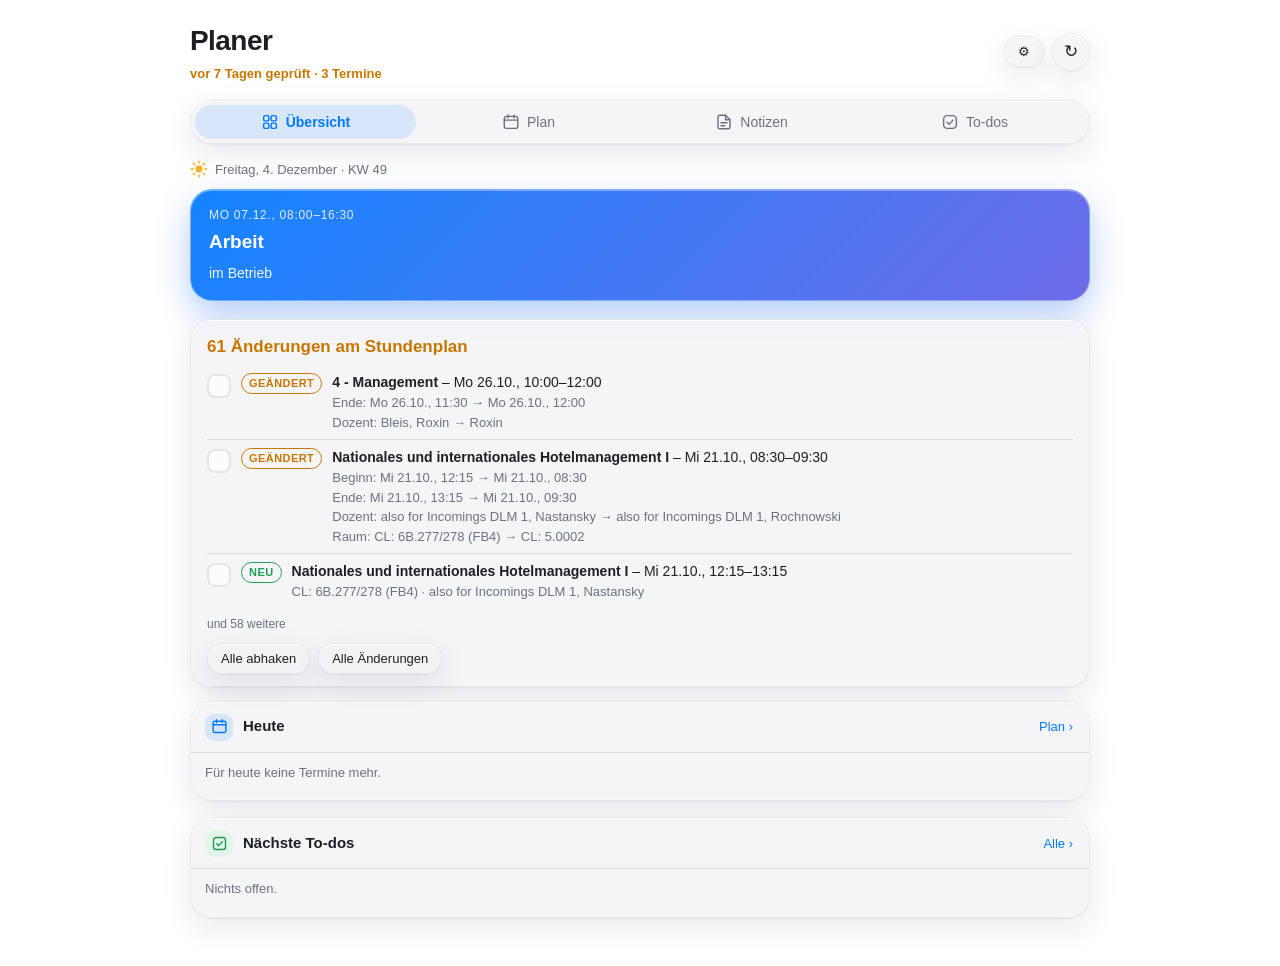
<file: index.html>
<!DOCTYPE html>
<html lang="de">
<head>
<meta charset="utf-8">

<!-- viewport-fit=cover lässt die Seite bis in die Ecken laufen. Damit dann
     nichts unter der Kamera-Aussparung des iPhones verschwindet, hält das
     CSS über env(safe-area-inset-*) Abstand. -->
<meta name="viewport" content="width=device-width, initial-scale=1, maximum-scale=1, viewport-fit=cover">

<!-- Legst du die Seite auf den Home-Bildschirm, öffnet sie sich ohne
     Adressleiste wie eine App. -->
<meta name="apple-mobile-web-app-capable" content="yes">
<meta name="mobile-web-app-capable" content="yes">
<meta name="apple-mobile-web-app-status-bar-style" content="black-translucent">
<meta name="apple-mobile-web-app-title" content="Planer">

<!-- Farbe der Statusleiste, passend zu hell und dunkel. -->
<meta name="theme-color" content="#f4f5f7" media="(prefers-color-scheme: light)">
<meta name="theme-color" content="#16181c" media="(prefers-color-scheme: dark)">

<!-- Beschreibt die Seite als App: Name, Symbol, Startadresse. Auf dem
     iPhone ist das die Voraussetzung dafuer, dass Benachrichtigungen
     ueberhaupt erlaubt werden. -->
<link rel="manifest" href="manifest.json">

<link rel="apple-touch-icon" href="symbol.png">
<link rel="icon" href="symbol.png">

<title>Planer</title>

<!-- Hell oder dunkel, noch bevor irgendetwas gezeichnet wird.

     Das muss hier oben stehen und darf nicht warten, bis app.js laeuft:
     das Stilblatt faerbt nach dem Attribut data-thema, und ohne das
     Attribut gilt hell. Wer dunkel eingestellt hat, saehe sonst bei jedem
     Start einen kurzen weissen Blitz.

     Deshalb ausnahmsweise Code mitten im Dokument statt in app.js. Er ist
     bewusst winzig und kennt nur eine einzige Frage: dunkel oder nicht. -->
<script>
(function () {
  var wunsch = "auto";
  try { wunsch = localStorage.getItem("stundenplan.thema") || "auto"; }
  catch (fehler) { /* privates Fenster: dann eben die Voreinstellung */ }

  var dunkel = wunsch === "dunkel";
  if (wunsch !== "hell" && wunsch !== "dunkel") {
    dunkel = Boolean(window.matchMedia
             && window.matchMedia("(prefers-color-scheme: dark)").matches);
  }
  document.documentElement.setAttribute("data-thema", dunkel ? "dunkel" : "hell");
})();
</script>

<link rel="stylesheet" href="style.css?v=ecd541d7">
</head>
<body>

<!-- Kopfbereich: welcher Plan, und wann wurde zuletzt nachgeschaut -->
<header class="kopf">
  <div class="kopf-titel">
    <h1 id="planName">Planer</h1>
    <p class="kopf-stand" id="planStand">wird geladen …</p>
  </div>
  <div class="kopf-knoepfe">
    <!-- Öffnet einen neuen Chat in Claude (App oder claude.ai). Dort ist der
         Planer als Connector verbunden. Erscheint nur für Räume, die sich
         mit Claude verbinden dürfen - siehe claudeKnopfZeigen() in app.js. -->
    <a class="knopf-schlicht claude-knopf" id="claudeFragen" href="https://claude.ai/new"
       target="_blank" rel="noopener" title="Claude fragen" aria-label="Claude fragen" hidden>
      <svg viewBox="0 0 24 24" aria-hidden="true" fill="currentColor">
        <path d="M12 2.5l1.9 5.6 5.6 1.9-5.6 1.9L12 17.5l-1.9-5.6L4.5 10l5.6-1.9z"/>
        <path d="M19 15l.8 2.2 2.2.8-2.2.8L19 21l-.8-2.2-2.2-.8 2.2-.8z"/>
      </svg>
    </a>
    <!-- Geräteabgleich einrichten. Steht im Kopf und nicht in der
         Werkzeugleiste, weil es die ganze App betrifft und nicht nur den
         Plan. -->
    <button type="button" class="knopf-schlicht" id="geraeteOeffnen" title="Einstellungen">
      ⚙
    </button>
    <!-- Erzwingt ein wirklich frisches Laden. Auf dem Home-Bildschirm gibt es
         keine Adressleiste, mit der man das sonst erreichen könnte. -->
    <button type="button" class="knopf-schlicht" id="neuLaden" title="Seite frisch laden">
      ↻
    </button>
  </div>
</header>

<!-- Die Hauptnavigation. Jeder Knopf blendet einen der Bereiche ein.
     Die Zahl an "To-dos" zeigt, wie viel offen ist. -->
<nav class="reiter" role="tablist" aria-label="Bereiche">
  <button type="button" data-seite="start" role="tab" aria-selected="true">
    <svg class="reiter-symbol" viewBox="0 0 24 24" aria-hidden="true" fill="none" stroke="currentColor" stroke-width="1.9" stroke-linecap="round" stroke-linejoin="round"><rect x="3.5" y="3.5" width="7" height="7" rx="2"/><rect x="13.5" y="3.5" width="7" height="7" rx="2"/><rect x="3.5" y="13.5" width="7" height="7" rx="2"/><rect x="13.5" y="13.5" width="7" height="7" rx="2"/></svg><span class="reiter-text">Übersicht</span>
  </button>
  <button type="button" data-seite="plan" role="tab" aria-selected="false">
    <svg class="reiter-symbol" viewBox="0 0 24 24" aria-hidden="true" fill="none" stroke="currentColor" stroke-width="1.9" stroke-linecap="round" stroke-linejoin="round"><rect x="3" y="4.5" width="18" height="16" rx="3"/><path d="M3 9.5h18M8 2.5v4M16 2.5v4"/></svg><span class="reiter-text">Plan</span>
  </button>
  <button type="button" data-seite="zettel" role="tab" aria-selected="false">
    <svg class="reiter-symbol" viewBox="0 0 24 24" aria-hidden="true" fill="none" stroke="currentColor" stroke-width="1.9" stroke-linecap="round" stroke-linejoin="round"><path d="M14 3H6.5A2.5 2.5 0 0 0 4 5.5v13A2.5 2.5 0 0 0 6.5 21h11a2.5 2.5 0 0 0 2.5-2.5V9z"/><path d="M14 3v6h6M8 13h8M8 17h5"/></svg><span class="reiter-text">Notizen</span><span class="reiter-zahl" id="zettelZahl" hidden></span>
  </button>
  <button type="button" data-seite="todos" role="tab" aria-selected="false">
    <svg class="reiter-symbol" viewBox="0 0 24 24" aria-hidden="true" fill="none" stroke="currentColor" stroke-width="1.9" stroke-linecap="round" stroke-linejoin="round"><rect x="3.5" y="3.5" width="17" height="17" rx="5"/><path d="M8 12.2l2.8 2.8L16 9.5"/></svg><span class="reiter-text">To-dos</span><span class="reiter-zahl" id="todoZahl" hidden></span>
  </button>
  <!-- Ganz rechts, neben den To-dos. Nur auf Friedrichs Geräten sichtbar: app.js blendet ihn ein, sobald
       die Funktion "training" bei Supabase den Code freigegeben hat. -->
  <button type="button" data-seite="training" role="tab" aria-selected="false" hidden>
    <svg class="reiter-symbol" viewBox="0 0 24 24" aria-hidden="true" fill="none" stroke="currentColor" stroke-width="1.9" stroke-linecap="round" stroke-linejoin="round"><path d="M6.5 7v10M3.5 9.5v5M17.5 7v10M20.5 9.5v5M6.5 12h11"/></svg><span class="reiter-text">Training</span>
  </button>
</nav>

<main>

  <!-- ================= Bereich 0: Übersicht ================= -->
  <!-- Die Startseite. Hier steht nichts, was es nicht auch anderswo gibt -
       nur das Wichtigste aus allen Bereichen auf einem Bildschirm. Gefüllt
       von startZeichnen() in app.js. -->
  <section id="seiteStart">
    <div class="start-datum" id="startDatum"></div>

    <!-- Was als Nächstes ansteht. Das ist die Information, für die man
         normalerweise die Moodle-Seite aufmacht. -->
    <div class="naechster" id="naechsterBereich"></div>

    <div id="startInhalt"></div>
  </section>

  <!-- ================= Bereich 1: Stundenplan ================= -->
  <section id="seitePlan" hidden>

    <div class="wochen-leiste">
      <button type="button" class="knopf-pfeil" id="wocheZurueck" aria-label="Woche zurück">‹</button>
      <div class="wochen-titel" id="wochenTitel"></div>
      <button type="button" class="knopf-pfeil" id="wocheVor" aria-label="Woche vor">›</button>
      <button type="button" class="knopf-schlicht" id="wocheHeute">Heute</button>
    </div>

    <!-- Zweite Reihe: Darstellung wählen und Notizen bearbeiten. -->
    <div class="werkzeug-leiste">
      <div class="schalter" role="group" aria-label="Ansicht">
        <button type="button" data-ansicht="liste" aria-pressed="true">Liste</button>
        <button type="button" data-ansicht="kalender" aria-pressed="false">Woche</button>
        <button type="button" data-ansicht="monat" aria-pressed="false">Monat</button>
      </div>
      <button type="button" class="knopf-schlicht" id="bearbeitenSchalter">
        Bearbeiten
      </button>
      <button type="button" class="knopf-schlicht knopf-betont" id="terminNeu">
        + Termin
      </button>
    </div>

    <div class="tage" id="tage"></div>
  </section>

  <!-- ================= Training (aus Gymbro) ================= -->
  <section id="seiteTraining" hidden>
    <div id="trainingInhalt"></div>
  </section>

  <!-- ================= Bereich 2: Notizen ================= -->
  <section id="seiteZettel" hidden>
    <!-- Kopfkarte wie auf der Übersicht. Die Unterzeile (wie viele
         Notizen) setzt zettelZeichnen(). -->
    <section class="start-karte bereich-kopf">
      <div class="start-karte-kopf">
        <span class="start-symbol start-symbol-gelb"><svg class="symbol" viewBox="0 0 24 24" aria-hidden="true"
          fill="none" stroke="currentColor" stroke-width="2" stroke-linecap="round" stroke-linejoin="round"><path
          d="M14 3H6.5A2.5 2.5 0 0 0 4 5.5v13A2.5 2.5 0 0 0 6.5 21h11a2.5 2.5 0 0 0 2.5-2.5V9z"/><path
          d="M14 3v6h6M8 13h8M8 17h5"/></svg></span>
        <div class="start-karte-titel">
          <h2>Notizbuch</h2>
          <span class="start-unterzeile" id="zettelUnterzeile"></span>
        </div>
        <button type="button" class="knopf-schlicht start-klein knopf-betont" id="zettelNeu">+ Notiz</button>
      </div>
      <div class="start-karte-inhalt zettel-leiste">
        <input type="search" id="zettelSuchfeld"
               autocomplete="off" autocorrect="off" spellcheck="false">
      </div>
    </section>
    <!-- Der Einkaufszettel, immer oben angeheftet. Das Eingabefeld steht
         fest im HTML und wird nie neu gezeichnet - sonst verschwände ein
         halb getippter Artikel, sobald der Abgleich im Hintergrund die
         Liste auffrischt. Nur #einkaufListe wird neu gebaut, siehe
         einkaufZeichnen() in app.js. -->
    <section class="start-karte einkauf-karte" id="einkaufKarte">
      <div class="start-karte-kopf">
        <span class="start-symbol start-symbol-gruen"><svg class="symbol" viewBox="0 0 24 24" aria-hidden="true"
          fill="none" stroke="currentColor" stroke-width="2" stroke-linecap="round" stroke-linejoin="round"><circle
          cx="9" cy="20" r="1.3"/><circle cx="17" cy="20" r="1.3"/><path d="M2.5 3.5h2.8l2.2 11.2h10.8l2-8H6.3"/></svg></span>
        <div class="start-karte-titel">
          <h2>Einkaufszettel</h2>
          <span class="start-unterzeile" id="einkaufUnterzeile"></span>
        </div>
        <span class="zettel-nadel-marke" title="Angeheftet" aria-label="Angeheftet"><svg viewBox="0 0 24 24"
          aria-hidden="true" fill="currentColor" stroke="currentColor" stroke-width="1.6" stroke-linejoin="round"><path
          d="M9 3.5h6l-1 6.5 3.2 3v1.3H6.8V13L10 10z"/><path d="M12 14.3v6.2" fill="none"/></svg></span>
        <!-- Ein- und ausklappen. Der ganze Kopf reagiert, der Pfeil zeigt
             den Zustand - siehe einkaufKlappen() in app.js. -->
        <button type="button" class="einkauf-klappe" id="einkaufKlappe" aria-expanded="true"
                aria-controls="einkaufInhalt" aria-label="Einkaufszettel einklappen"><svg viewBox="0 0 24 24"
          aria-hidden="true" fill="none" stroke="currentColor" stroke-width="2.2" stroke-linecap="round"
          stroke-linejoin="round"><path d="M6 9.5l6 6 6-6"/></svg></button>
      </div>
      <div class="start-karte-inhalt" id="einkaufInhalt">
        <form class="einkauf-neu" id="einkaufForm" autocomplete="off">
          <input type="text" id="einkaufFeld"
                 maxlength="120" enterkeyhint="done" autocorrect="on">
          <button type="submit" class="knopf-schlicht knopf-betont start-klein">Hinzufügen</button>
        </form>
        <div id="einkaufListe"></div>
      </div>
    </section>

    <div id="zettelListe"></div>
  </section>

  <!-- ================= Bereich 3: To-dos ================= -->
  <section id="seiteTodos" hidden>
    <!-- Eigene Erinnerungen. Wie beim Einkaufszettel steht das Formular fest
         im HTML und wird nie neu gezeichnet, nur #erinnerungListe - sonst
         verschwände ein halb getippter Text beim nächsten Abgleich. Siehe
         erinnerungenZeichnen() in app.js. -->
    <section class="start-karte erinnerung-karte" id="erinnerungKarte">
      <div class="start-karte-kopf">
        <span class="start-symbol start-symbol-lila"><svg class="symbol" viewBox="0 0 24 24" aria-hidden="true"
          fill="none" stroke="currentColor" stroke-width="2" stroke-linecap="round" stroke-linejoin="round"><path
          d="M6 8a6 6 0 0 1 12 0c0 7 3 9 3 9H3s3-2 3-9"/><path d="M10.3 21a1.9 1.9 0 0 0 3.4 0"/></svg></span>
        <div class="start-karte-titel">
          <h2>Erinnerungen</h2>
          <span class="start-unterzeile" id="erinnerungUnterzeile"></span>
        </div>
        <button type="button" class="knopf-schlicht start-klein knopf-betont" id="erinnerungNeu"
                aria-expanded="false" aria-controls="erinnerungForm">+ Erinnerung</button>
      </div>
      <div class="start-karte-inhalt">
        <form class="erinnerung-neu" id="erinnerungForm" autocomplete="off" hidden>
          <input type="text" id="erinnerungText" maxlength="200" enterkeyhint="done"
                 placeholder="Woran soll ich dich erinnern?" aria-label="Woran erinnern">
          <div class="erinnerung-schnell" id="erinnerungSchnell"></div>
          <div class="erinnerung-zeile">
            <label class="form-feld"><span>Wann</span>
              <input type="datetime-local" id="erinnerungZeit" step="300"></label>
            <label class="form-feld"><span>Wiederholen</span>
              <select id="erinnerungWiederholung"></select></label>
          </div>
          <div class="erinnerung-knoepfe">
            <button type="button" class="knopf-schlicht" id="erinnerungAbbrechen">Abbrechen</button>
            <button type="submit" class="knopf-schlicht knopf-betont">Erinnern</button>
          </div>
          <p class="erinnerung-meldung" id="erinnerungMeldung" role="status"></p>
        </form>
        <div id="erinnerungListe"></div>
      </div>
    </section>
    <div id="todoInhalt"></div>
  </section>

</main>

<!-- Ein Tag aus dem Kalender, mit derselben Karte wie in der Liste. Steht
     vor den übrigen Fenstern, damit Terminformular und Notizfenster, die
     man von hier aus öffnet, darüber liegen. Siehe tagesFensterZeigen(). -->
<div class="filter-hintergrund" id="tagHintergrund" hidden>
  <div class="filter-fenster">
    <div class="filter-kopf">
      <h2 id="tagFensterTitel">Tag</h2>
      <button type="button" class="knopf-schlicht" id="tagSchliessen">Fertig</button>
    </div>
    <div id="tagInhalt"></div>
  </div>
</div>

<!-- Ein angetippter Kalendertermin. Im Raster ist der Platz begrenzt; hier
     steht alles, was dort nicht hineinpasst. Gefüllt von
     terminFensterZeigen() in app.js. -->
<div class="filter-hintergrund" id="terminHintergrund" hidden>
  <div class="filter-fenster filter-fenster-schmal">
    <div class="filter-kopf">
      <h2>Termin</h2>
      <button type="button" class="knopf-schlicht" id="terminSchliessen">Fertig</button>
    </div>
    <div id="terminInhalt"></div>
  </div>
</div>

<!-- Eigene Termine anlegen und ändern. Alles, was nicht von der HWR
     kommt: Zahnarzt, Geburtstag, Schicht, Zugfahrt. -->
<div class="filter-hintergrund" id="terminFormHintergrund" hidden>
  <div class="filter-fenster filter-fenster-schmal">
    <div class="filter-kopf">
      <h2 id="terminFormTitel">Termin</h2>
      <button type="button" class="knopf-schlicht" id="terminFormSchliessen">Abbrechen</button>
    </div>

    <form id="terminForm" class="termin-form">
      <label class="form-feld">
        <span>Was?</span>
        <input type="text" id="formTitel" required maxlength="120" autocomplete="off">
      </label>

      <label class="form-haken">
        <input type="checkbox" id="formGanztags">
        <span>Ganztägig</span>
      </label>

      <label class="form-feld">
        <span>Tag</span>
        <input type="date" id="formDatum" required>
      </label>

      <!-- Bei "ganztägig" versteckt: dann gibt es keine Uhrzeit. -->
      <div class="form-zeiten" id="formZeiten">
        <label class="form-feld">
          <span>Von</span>
          <input type="time" id="formVon" step="300">
        </label>
        <label class="form-feld">
          <span>Bis</span>
          <input type="time" id="formBis" step="300">
        </label>
      </div>

      <label class="form-feld">
        <span>Wo?</span>
        <input type="text" id="formOrt" maxlength="120" autocomplete="off">
      </label>

      <label class="form-feld">
        <span>Notiz</span>
        <textarea id="formNotiz" rows="2" maxlength="500"></textarea>
      </label>

      <label class="form-feld">
        <span>🔔 Erinnerung</span>
        <!-- Die Auswahlmöglichkeiten hängen davon ab, ob der Termin eine
             Uhrzeit hat – "15 Minuten vorher" ergibt bei einem ganztägigen
             Termin nichts. Gefüllt wird deshalb aus app.js. -->
        <select id="formErinnerung"></select>
      </label>
      <p class="erinnerung-hinweis" id="formErinnerungHinweis"></p>

      <label class="form-haken">
        <input type="checkbox" id="formWichtig">
        <span>★ Wichtig</span>
      </label>

      <div class="filter-knoepfe">
        <button type="submit" class="knopf-schlicht knopf-betont">Speichern</button>
        <button type="button" class="knopf-schlicht knopf-gefahr" id="formLoeschen" hidden>
          Löschen
        </button>
      </div>
    </form>
  </div>
</div>

<!-- Eine Notiz schreiben. Ein einziges Textfeld, die erste Zeile ist die
     Überschrift - so wie in der Notizen-App von Apple. Darunter die
     Verknüpfungen zu Terminen, Modulen und anderen Notizen. -->
<div class="filter-hintergrund" id="zettelHintergrund" hidden>
  <div class="filter-fenster">
    <div class="filter-kopf">
      <h2 id="zettelFensterTitel">Notiz</h2>
      <button type="button" class="knopf-schlicht" id="zettelSchliessen">Fertig</button>
    </div>
    <div id="zettelInhalt"></div>
  </div>
</div>

<!-- Das Auswahlfenster für eine neue Verknüpfung. Liegt in der Datei HINTER
     dem Notizfenster, damit es ohne z-index darüber liegt: bei gleichem
     Stapelwert gewinnt, was später kommt. -->
<div class="filter-hintergrund" id="verweisHintergrund" hidden>
  <div class="filter-fenster">
    <div class="filter-kopf">
      <h2>Verknüpfen mit</h2>
      <button type="button" class="knopf-schlicht" id="verweisSchliessen">Fertig</button>
    </div>
    <input type="search" id="verweisSuchfeld" class="verweis-suche"
           autocomplete="off" autocorrect="off" spellcheck="false">
    <div id="verweisListe"></div>
  </div>
</div>

<!-- Der Geräteabgleich, ebenfalls über der Seite. Sein Inhalt wechselt je
     nachdem, ob schon etwas eingerichtet ist – gefüllt wird er von
     geraeteZeichnen() in app.js. -->
<div class="filter-hintergrund" id="geraeteHintergrund" hidden>
  <div class="filter-fenster">
    <div class="filter-kopf">
      <h2>Einstellungen</h2>
      <button type="button" class="knopf-schlicht" id="geraeteSchliessen">Fertig</button>
    </div>
    <!-- Welche Fächer im Plan stehen. Früher ein Knopf über dem Plan; er
         steht hier, weil man ihn einmal im Semester braucht und nicht
         jeden Tag. Siehe faecherBereichZeichnen() in app.js. -->
    <div id="faecherBereich"></div>
    <!-- Theorie- und Praxisphasen, Arbeitszeit, Urlaub. Das Fenster dazu
         liegt unten; siehe uniplanBereichZeichnen() in app.js. -->
    <div id="uniplanBereich"></div>
    <!-- Die Änderungen am Stundenplan. Früher ein eigener Reiter; neue
         Änderungen meldet jetzt die Übersicht mit einem großen Hinweis,
         die ganze Liste steht hier. Siehe aenderungenBereichZeichnen(). -->
    <div id="aenderungenBereich"></div>
    <div id="abgleichBereich">
      <h3 class="melden-titel">Geräte abgleichen</h3>
      <div id="geraeteInhalt"></div>
    </div>
    <!-- Hell oder dunkel. Steht im selben Fenster, weil es dieselbe Sorte
         Einstellung ist: gilt für die App, nicht für den Plan. -->
    <div id="themaBereich"></div>
    <!-- Benachrichtigungen. Steht in einem eigenen Kasten, weil der Inhalt
         erst nach Rueckfrage beim Browser feststeht und deshalb spaeter
         nachgetragen wird - siehe meldenZeichnen() in app.js. -->
    <div id="meldenBereich"></div>
    <!-- Claude-Connector: Verbindungscode, Status, Gedächtnis. Gefüllt von
         claudeBereichZeichnen() in app.js, nur für freigegebene Räume. -->
    <div id="claudeBereich"></div>
    <!-- Laeuft der Erinnerungsdienst noch? Ein abgestuerzter Zeitplan
         meldet sich bei niemandem - es kaeme einfach nie eine Erinnerung.
         Siehe erinnerungsdienstZeichnen() in app.js. -->
    <div id="erinnerungsdienst"></div>
  </div>
</div>

<!-- Die Fächerauswahl. Geöffnet wird sie aus den Einstellungen und liegt
     dann über ihnen - deshalb steht sie in der Datei HINTER dem
     Einstellungsfenster: bei gleichem Stapelwert gewinnt, was später kommt. -->
<div class="filter-hintergrund" id="filterHintergrund" hidden>
  <div class="filter-fenster">
    <div class="filter-kopf">
      <h2>Welche Fächer besuchst du?</h2>
      <button type="button" class="knopf-schlicht" id="filterSchliessen">Fertig</button>
    </div>
    <div class="filter-knoepfe">
      <button type="button" class="knopf-schlicht" id="filterAlle">Alle auswählen</button>
      <button type="button" class="knopf-schlicht" id="filterKeine">Alle abwählen</button>
    </div>
    <div class="filter-liste" id="filterListe"></div>
  </div>
</div>

<!-- Die ganze Liste der Änderungen. Liegt wie die Fächerauswahl hinter
     dem Einstellungsfenster in der Datei und damit darüber. -->
<div class="filter-hintergrund" id="verlaufHintergrund" hidden>
  <div class="filter-fenster">
    <div class="filter-kopf">
      <h2>Änderungen am Stundenplan</h2>
      <button type="button" class="knopf-schlicht" id="verlaufSchliessen">Fertig</button>
    </div>
    <div id="verlauf"></div>
  </div>
</div>

<!-- Post: wichtige Mails der letzten 30 Tage. Gefüllt von
     postFensterZeichnen() in app.js. -->
<div class="filter-hintergrund" id="postHintergrund" hidden>
  <div class="filter-fenster">
    <div class="filter-kopf">
      <h2>Post</h2>
      <button type="button" class="knopf-schlicht" id="postSchliessen">Fertig</button>
    </div>
    <div id="postInhalt"></div>
  </div>
</div>

<!-- Der Uni-Plan: Zeitplan des Studienjahrgangs, Arbeitszeit in den
     Praxisphasen und Urlaub. Gefüllt von uniplanFensterZeichnen(). -->
<div class="filter-hintergrund" id="uniplanHintergrund" hidden>
  <div class="filter-fenster">
    <div class="filter-kopf">
      <h2>Uni-Plan</h2>
      <button type="button" class="knopf-schlicht" id="uniplanSchliessen">Fertig</button>
    </div>
    <div id="uniplanInhalt"></div>
  </div>
</div>

<!-- sync.js muss vor app.js stehen: app.js ruft schon beim Laden von
     Notizen und Aufgaben Abgleich.jetzt() auf. melden.js benutzt die
     Zugangsdaten aus sync.js und muss deshalb dahinter stehen. -->
<script src="sync.js?v=ecd541d7"></script>
<script src="melden.js?v=ecd541d7"></script>
<!-- Rechnet aus, wann eine Erinnerung dran ist. Dieselbe Datei benutzt der
     Erinnerungsdienst auf dem Server, siehe Kopf von vorkommen.js. -->
<script src="vorkommen.js?v=ecd541d7"></script>

<!-- app.js lädt daten/plan.js selbst nach – siehe datenLaden() dort.
     Deshalb steht hier kein zweites <script>-Tag für die Daten. -->
<script src="app.js?v=ecd541d7"></script>

</body>
</html>
</file>
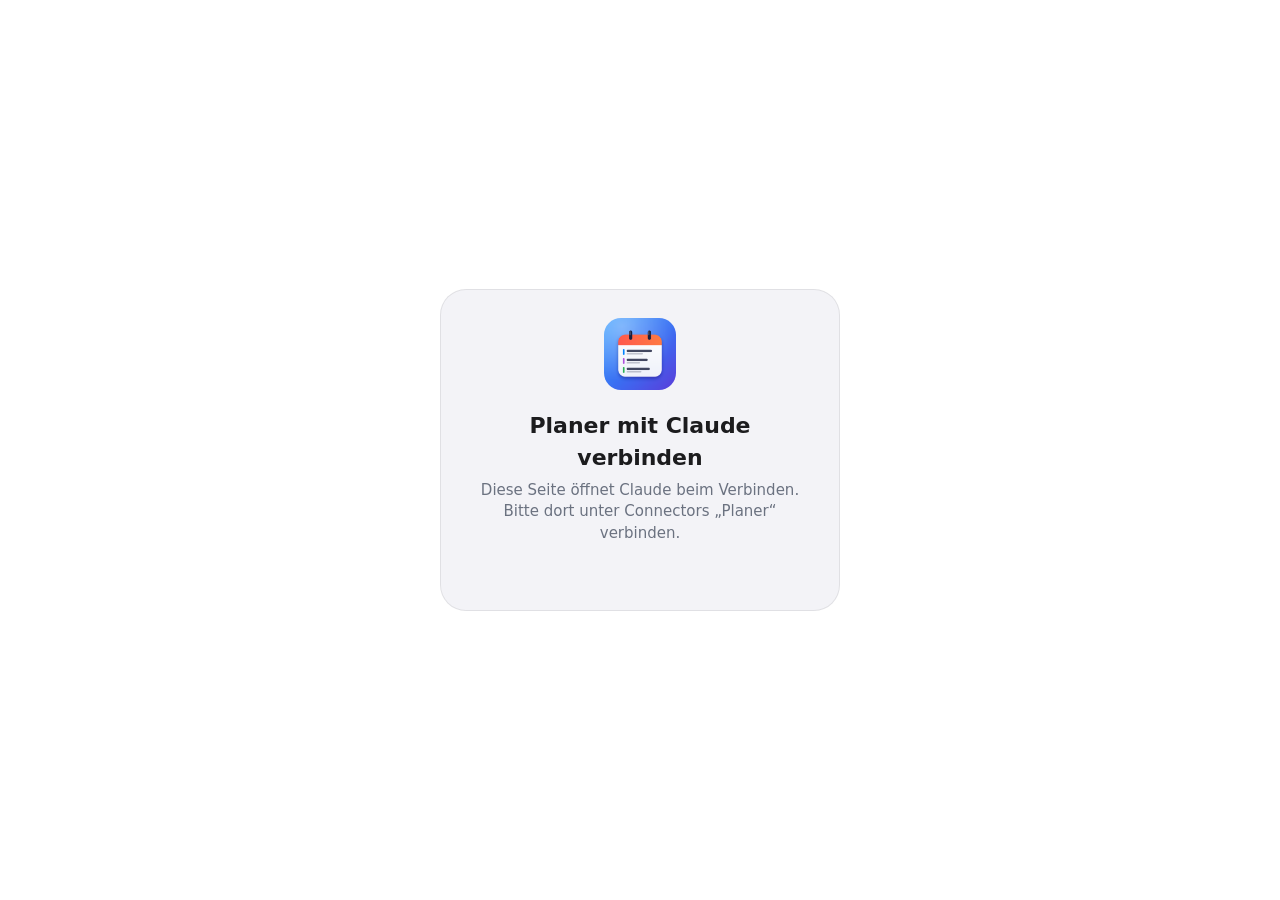
<file: verbinden.html>
<!doctype html>
<html lang="de">
<head>
<meta charset="utf-8">
<meta name="viewport" content="width=device-width, initial-scale=1, maximum-scale=1, viewport-fit=cover">
<meta name="robots" content="noindex">
<title>Planer mit Claude verbinden</title>
<link rel="icon" href="symbol.png">
<!--
  Anmeldeseite für den Claude-Connector (siehe supabase/functions/planer-mcp).

  Claude schickt Friedrich hierher, wenn er den Planer als Connector
  verbindet. Liegt hier, nicht bei Supabase, weil Supabase auf seiner
  Adresse keine Webseiten ausliefert.

  Ist der Planer in diesem Browser eingerichtet, steht sein Gerätecode im
  Speicher dieser Seite (gleiche Adresse wie die App): dann reicht ein Klick.
  Sonst - etwa im Anmeldefenster der iPhone-App - den kurzen
  Verbindungscode eingeben, den der Planer unter ⚙ → Claude erzeugt.
-->
<style>
  :root {
    --hintergrund: #ffffff; --flaeche: rgba(242,242,247,.9); --rand: rgba(0,0,0,.08);
    --schrift: #1c1c1e; --leise: #6b7280; --akzent: #007aff; --fehler: #d4453d;
  }
  @media (prefers-color-scheme: dark) {
    :root { --hintergrund: #000; --flaeche: rgba(28,28,30,.95); --rand: rgba(255,255,255,.1);
            --schrift: #f2f2f7; --leise: #98989f; --akzent: #0a84ff; --fehler: #ff6961; }
  }
  * { box-sizing: border-box; }
  body {
    margin: 0; min-height: 100vh; display: flex; align-items: center; justify-content: center;
    padding: 24px 16px; background: var(--hintergrund); color: var(--schrift);
    font: 16px/1.45 -apple-system, BlinkMacSystemFont, "SF Pro Text", system-ui, sans-serif;
  }
  main {
    width: 100%; max-width: 400px; padding: 28px 24px; text-align: center;
    background: var(--flaeche); border: 1px solid var(--rand); border-radius: 26px;
  }
  img { width: 72px; height: 72px; border-radius: 17px; }
  h1 { font-size: 22px; margin: 14px 0 6px; }
  p { margin: 0 0 18px; color: var(--leise); font-size: 15px; }
  button {
    width: 100%; padding: 14px 18px; border: 0; border-radius: 999px; cursor: pointer;
    background: var(--akzent); color: #fff; font: inherit; font-weight: 600;
  }
  button:disabled { opacity: .5; }
  input {
    width: 100%; margin: 0 0 12px; padding: 14px; border: 1px solid var(--rand); border-radius: 14px;
    background: transparent; color: var(--schrift); font: 600 22px/1 ui-monospace, SFMono-Regular, Menlo, monospace;
    letter-spacing: .25em; text-align: center; text-transform: uppercase;
  }
  input:focus { outline: 2px solid var(--akzent); border-color: transparent; }
  .fehler { color: var(--fehler); margin: 12px 0 0; min-height: 1.4em; font-size: 14px; }
  .oder { margin: 18px 0 12px; font-size: 13px; color: var(--leise); }
  [hidden] { display: none !important; }
</style>
</head>
<body>
<main>
  <img src="symbol.png" alt="">
  <h1>Planer mit Claude verbinden</h1>
  <p id="hinweis">Claude darf danach Termine, To-dos und Notizen im Planer lesen und anlegen.</p>

  <section id="direkt" hidden>
    <button type="button" id="direktKnopf">Verbinden</button>
    <div class="oder">oder mit Verbindungscode</div>
  </section>

  <form id="codeForm" autocomplete="off">
    <input id="codeFeld" maxlength="9" inputmode="text" autocapitalize="characters" spellcheck="false"
           aria-label="Verbindungscode aus dem Planer (⚙ → Claude)">
    <button type="submit" id="codeKnopf">Mit Code verbinden</button>
  </form>
  <p class="fehler" id="fehler" role="alert"></p>
</main>

<script>
  "use strict";
  const BASIS = "https://copydwpdqpnwjvknsakz.supabase.co/functions/v1/planer-mcp";
  const q = new URLSearchParams(location.search);
  const anfrage = {
    client_id: q.get("client_id") || "",
    redirect_uri: q.get("redirect_uri") || "",
    code_challenge: q.get("code_challenge") || "",
    state: q.get("state") || "",
  };
  const fehler = document.getElementById("fehler");

  if (!anfrage.client_id || !anfrage.redirect_uri || !anfrage.code_challenge) {
    document.getElementById("hinweis").textContent =
      "Diese Seite öffnet Claude beim Verbinden. Bitte dort unter Connectors „Planer“ verbinden.";
    document.getElementById("codeForm").hidden = true;
  }

  // Derselbe Speicher wie die App (gleiche Adresse): ist der Planer hier eingerichtet?
  let geraetecode = "";
  try { geraetecode = (localStorage.getItem("stundenplan.geraetecode") || "").trim(); } catch (e) { /* privat */ }
  if (geraetecode && anfrage.client_id) document.getElementById("direkt").hidden = false;

  async function verbinden(felder, knopf) {
    fehler.textContent = "";
    knopf.disabled = true;
    try {
      const a = await fetch(BASIS + "/verbinden", {
        method: "POST",
        headers: { "Content-Type": "application/json" },
        body: JSON.stringify(Object.assign({}, anfrage, felder)),
      });
      const daten = await a.json().catch(() => ({}));
      if (a.ok && daten.weiter) { location.replace(daten.weiter); return; }
      fehler.textContent = daten.fehler || "Das hat nicht geklappt.";
    } catch (e) {
      fehler.textContent = "Keine Verbindung.";
    }
    knopf.disabled = false;
  }

  document.getElementById("direktKnopf").addEventListener("click", ereignis =>
    verbinden({ geraetecode }, ereignis.currentTarget));

  document.getElementById("codeForm").addEventListener("submit", ereignis => {
    ereignis.preventDefault();
    const code = document.getElementById("codeFeld").value.toUpperCase().replace(/[^A-Z0-9]/g, "");
    if (code.length !== 8) { fehler.textContent = "Der Code hat 8 Zeichen."; return; }
    verbinden({ verbindungscode: code }, document.getElementById("codeKnopf"));
  });
</script>
</body>
</html>
</file>
<file: style.css>
/* =========================================================================
   Stundenplan-Dashboard – Aussehen

   Die Farben stehen als Variablen ganz oben. Wer etwas umfärben will,
   ändert nur diese Werte und nicht dutzende Stellen weiter unten.
   ========================================================================= */

:root {
  /* Sagt dem Browser, in welcher Richtung er das zeichnen soll, was WIR
     nicht zeichnen: Datums- und Uhrzeitfelder, Bildlaufleisten, das
     Auswahlmenue eines <select>. Ohne diese Zeile blieben die im
     Dunkelmodus hellgrau. */
  color-scheme: light;

  --hintergrund: #f4f5f7;
  --flaeche: #ffffff;
  --flaeche-gedaempft: #eceef1;
  --linie: #dcdfe4;
  --schrift: #1c1f23;
  --schrift-leise: #6b7280;
  --akzent: #2f6fed;
  --akzent-schrift: #ffffff;
  --neu: #1f9d55;
  --entfallen: #d13c3c;
  --geaendert: #c77700;
  --schatten: 0 1px 3px rgba(0, 0, 0, .08);
  --rundung: 10px;
  /* Eigene Notizen bekommen eine eigene Farbe, damit man sie nicht mit
     Angaben aus dem HWR-Plan verwechselt. */
  --notiz-rand: #7a5af0;
  --notiz-flaeche: #f0edfd;
  --notiz-flaeche-hell: #e7e2fb;
  /* Wichtiges bekommt eine eigene, wärmere Farbe – deutlich unterscheidbar
     von den violetten Notizen und vom blauen Akzent. */
  --wichtig: #d4453d;
  --wichtig-flaeche: #fdeceb;
  /* Helle Hintergründe für die Symbole in den Kartenköpfen der Übersicht. */
  --akzent-flaeche: #e7eefd;
  --neu-flaeche: #e3f4ea;
  --geaendert-flaeche: #fcf1dd;
  /* Arbeit im Betrieb: bewusst gedeckt, damit sie neben Vorlesungen und
     eigenen Terminen nicht schreit - sie ist ja jeden Tag gleich. */
  --arbeit: #64748b;
  --arbeit-flaeche: #eef1f5;
  --theorie: #2f6fed;
  --praxis: #1f9d55;
}

/* Die dunklen Farben. Es bleiben dieselben Variablennamen, deshalb muss
   unten nichts doppelt geschrieben werden.

   Frueher stand hier @media (prefers-color-scheme: dark), die Einstellung
   des Betriebssystems entschied also allein. Seit es im ⚙-Fenster eine
   eigene Wahl gibt - Automatisch, Hell, Dunkel - haengt es stattdessen an
   data-thema am <html>-Element. Gesetzt wird das an zwei Stellen: von
   einem kurzen Skript im Kopf der index.html, damit schon das erste Bild
   stimmt und es nicht kurz weiss aufblitzt, und danach von themaAnwenden()
   in app.js.

   Zwei Farbbloecke - einen fuer die Systemeinstellung, einen fuer die
   eigene Wahl - waere die Alternative gewesen. Dann stuenden dieselben
   zwanzig Farben doppelt da und wuerden mit Sicherheit irgendwann
   auseinanderlaufen. */
:root[data-thema="dunkel"] {
    color-scheme: dark;
    --hintergrund: #16181c;
    --flaeche: #1f2226;
    --flaeche-gedaempft: #282c31;
    --linie: #343941;
    --schrift: #e7e9ec;
    --schrift-leise: #9aa1ab;
    --akzent: #5b8dfb;
    --akzent-schrift: #10131a;
    --neu: #3fbd76;
    --entfallen: #f0706e;
    --geaendert: #e0a13a;
    --schatten: 0 1px 3px rgba(0, 0, 0, .4);
    --notiz-rand: #9d84f5;
    --notiz-flaeche: #262336;
    --notiz-flaeche-hell: #2f2b42;
    --wichtig: #f0706e;
    --wichtig-flaeche: #352424;
    --akzent-flaeche: #1f2a44;
    --neu-flaeche: #1b3025;
    --geaendert-flaeche: #33291a;
    --arbeit: #94a3b8;
    --arbeit-flaeche: #252a31;
    --theorie: #5b8dfb;
    --praxis: #3fbd76;
}

* { box-sizing: border-box; }

body {
  margin: 0;
  /* env(safe-area-inset-*) ist der Platz, den das iPhone für Kamera-
     Aussparung und den Balken unten braucht. Am Mac und auf Geräten ohne
     solche Ecken sind die Werte 0, dort ändert sich also nichts. */
  padding:
    0
    calc(16px + env(safe-area-inset-right))
    calc(48px + env(safe-area-inset-bottom))
    calc(16px + env(safe-area-inset-left));
  background: var(--hintergrund);
  color: var(--schrift);
  font-family: -apple-system, BlinkMacSystemFont, "Segoe UI", Roboto, sans-serif;
  font-size: 15px;
  line-height: 1.5;

  /* Verhindert, dass iOS die Schrift beim Drehen ins Querformat
     eigenmächtig vergrößert. */
  -webkit-text-size-adjust: 100%;
}

main { max-width: 900px; margin: 0 auto; }

h1 { font-size: 20px; margin: 0; font-weight: 600; }
h2 { font-size: 16px; margin: 0 0 10px; font-weight: 600; }


/* --- Kopfbereich ------------------------------------------------------ */

.kopf {
  max-width: 900px;
  margin: 0 auto;
  padding: calc(20px + env(safe-area-inset-top)) 0 16px;
  display: flex;
  align-items: center;
  justify-content: space-between;
  gap: 12px;
  flex-wrap: wrap;
}

.kopf-titel { flex: 1; min-width: 0; }

.kopf-stand {
  margin: 2px 0 0;
  font-size: 13px;
  color: var(--schrift-leise);
}

/* Ist der Stand älter als ein halber Tag, fällt das auf. Dann hat die
   Automatik länger nicht gelaufen und der Plan könnte überholt sein. */
.kopf-stand-alt {
  color: var(--geaendert);
  font-weight: 600;
}

/* Der Knopf zum frischen Laden: quadratisch, unauffällig, gut zu treffen. */
#neuLaden {
  flex: 0 0 auto;
  width: 38px;
  height: 38px;
  padding: 0;
  font-size: 17px;
  line-height: 1;
}


/* --- Knöpfe ----------------------------------------------------------- */

.knopf-schlicht {
  background: var(--flaeche);
  color: var(--schrift);
  border: 1px solid var(--linie);
  border-radius: var(--rundung);
  padding: 7px 13px;
  font-size: 13px;
  font-family: inherit;
  cursor: pointer;
}

.knopf-schlicht:hover { background: var(--flaeche-gedaempft); }

.knopf-pfeil {
  background: var(--flaeche);
  color: var(--schrift);
  border: 1px solid var(--linie);
  border-radius: var(--rundung);
  width: 34px;
  height: 34px;
  font-size: 20px;
  line-height: 1;
  cursor: pointer;
}

.knopf-pfeil:hover { background: var(--flaeche-gedaempft); }


/* --- "Als Nächstes" --------------------------------------------------- */

.naechster { margin-bottom: 18px; }

.naechster-karte {
  background: var(--akzent);
  color: var(--akzent-schrift);
  border-radius: var(--rundung);
  padding: 16px 18px;
  box-shadow: var(--schatten);
}

.naechster-marke {
  font-size: 12px;
  text-transform: uppercase;
  letter-spacing: .06em;
  opacity: .85;
}

.naechster-titel {
  font-size: 19px;
  font-weight: 600;
  margin: 4px 0 6px;
}

.naechster-zeile { font-size: 14px; opacity: .92; }

.naechster-leer {
  background: var(--flaeche);
  border: 1px solid var(--linie);
  border-radius: var(--rundung);
  padding: 16px 18px;
  color: var(--schrift-leise);
}


/* --- Die Übersicht ------------------------------------------------------ */

.start-datum {
  font-size: 13px;
  color: var(--schrift-leise);
  margin: -4px 0 10px;
}

/* Die Karte "Als Nächstes" ist auf der Übersicht antippbar. */
.naechster-karte[data-termin] { cursor: pointer; }

.naechster-danach {
  margin-top: 10px;
  padding-top: 8px;
  border-top: 1px solid rgba(255, 255, 255, .28);
  font-size: 13px;
  opacity: .92;
}

/* Vier Zahlen nebeneinander, auf dem Handy zwei mal zwei. */
.start-zahlen {
  display: grid;
  grid-template-columns: repeat(4, 1fr);
  gap: 8px;
  margin-bottom: 14px;
}

.start-zahl {
  background: var(--flaeche);
  border: 1px solid var(--linie);
  border-radius: var(--rundung);
  box-shadow: var(--schatten);
  padding: 10px 12px;
  text-align: left;
  font-family: inherit;
  color: var(--schrift);
  cursor: pointer;
  display: flex;
  flex-direction: column;
  gap: 2px;
}

.start-zahl:hover { background: var(--flaeche-gedaempft); }

.start-zahl-wert { font-size: 24px; font-weight: 700; line-height: 1.1; }
.start-zahl-name { font-size: 12px; color: var(--schrift-leise); }
.start-zahl-zusatz { font-size: 12px; font-weight: 600; color: var(--wichtig); }
.start-zahl-dringend .start-zahl-wert { color: var(--wichtig); }

/* Die Karten. Am Rechner zwei Spalten, auf dem Handy eine. */
.start-raster {
  display: grid;
  grid-template-columns: repeat(2, minmax(0, 1fr));
  gap: 14px;
  align-items: start;
}

/* Jede Karte hat einen abgesetzten Kopf (Symbol, Titel, Weiter-Knopf) und
   darunter den Inhalt. Die Linie zwischen beiden und der etwas größere
   Radius trennen die Karten deutlicher voneinander als vorher, wo alles
   in einer Fläche zusammenlief. */
.start-karte {
  background: var(--flaeche);
  border: 1px solid var(--linie);
  border-radius: 14px;
  box-shadow: 0 1px 2px rgba(0, 0, 0, .04), 0 4px 14px rgba(0, 0, 0, .05);
  min-width: 0;
  overflow: hidden;
}

.start-karte-kopf {
  display: flex;
  align-items: center;
  gap: 10px;
  padding: 11px 14px;
  border-bottom: 1px solid var(--linie);
}

.start-karte-titel { flex: 1; min-width: 0; display: flex; align-items: baseline; gap: 8px; flex-wrap: wrap; }
.start-karte-kopf h2 { font-size: 15px; font-weight: 700; margin: 0; }
.start-unterzeile { font-size: 12px; color: var(--schrift-leise); }

.start-karte-inhalt { padding: 8px 14px 12px; }

/* Das Symbol im Kopf: ein kleines farbiges Quadrat. */
.start-symbol {
  flex: 0 0 auto;
  width: 28px;
  height: 28px;
  border-radius: 8px;
  display: inline-flex;
  align-items: center;
  justify-content: center;
}
.start-symbol .symbol { width: 17px; height: 17px; }
.start-symbol-blau { background: var(--akzent-flaeche); color: var(--akzent); }
.start-symbol-gruen { background: var(--neu-flaeche); color: var(--neu); }
.start-symbol-lila { background: var(--notiz-flaeche); color: var(--notiz-rand); }
.start-symbol-gelb { background: var(--geaendert-flaeche); color: var(--geaendert); }

.knopf-schlicht.start-klein { padding: 4px 10px; font-size: 13px; }

.start-weiter {
  background: none;
  border: 0;
  padding: 4px 2px;
  font-family: inherit;
  font-size: 13px;
  color: var(--akzent);
  cursor: pointer;
}

.start-leer {
  font-size: 13px;
  color: var(--schrift-leise);
  margin: 2px 0 6px;
}

.start-mehr {
  font-size: 12px;
  color: var(--schrift-leise);
  margin: 6px 0 2px;
}

.start-ganztags-reihe { display: flex; flex-wrap: wrap; gap: 6px; margin: 2px 0 6px; }

.start-ganztags {
  background: var(--flaeche-gedaempft);
  border: 1px solid var(--linie);
  border-radius: 999px;
  padding: 4px 10px;
  font-family: inherit;
  font-size: 13px;
  color: var(--schrift);
  cursor: pointer;
}

.start-todo {
  display: flex;
  align-items: flex-start;
  gap: 10px;
  padding: 7px 0;
  border-top: 1px solid var(--linie);
}

.start-todo .todo-haken { margin-top: 1px; }

.start-todo-text {
  flex: 1;
  min-width: 0;
  background: none;
  border: 0;
  padding: 0;
  text-align: left;
  font-family: inherit;
  color: var(--schrift);
  cursor: pointer;
  display: flex;
  flex-direction: column;
  gap: 2px;
}

.start-todo-titel { font-size: 14px; overflow-wrap: anywhere; }

.start-todo-wann,
.start-hinweis .start-todo-wann,
.start-aenderung .start-todo-wann {
  display: block;
  font-size: 12px;
  color: var(--schrift-leise);
}

.start-todo-ueberfaellig .start-todo-wann { color: var(--wichtig); font-weight: 600; }

.start-hinweis,
.start-aenderung {
  display: flex;
  align-items: flex-start;
  gap: 8px;
  padding: 7px 0;
  border-top: 1px solid var(--linie);
  font-size: 14px;
}

.start-hinweis { flex-direction: column; gap: 2px; }
.start-hinweis-text { font-weight: 600; color: var(--geaendert); }

.start-zettel {
  display: flex;
  flex-direction: column;
  gap: 2px;
  width: 100%;
  background: none;
  border: 0;
  border-top: 1px solid var(--linie);
  padding: 7px 0;
  text-align: left;
  font-family: inherit;
  color: var(--schrift);
  cursor: pointer;
}

.start-zettel-titel { font-size: 14px; font-weight: 700; overflow-wrap: anywhere; }

.start-zettel-vorschau {
  font-size: 12px;
  color: var(--schrift-leise);
  overflow: hidden;
  text-overflow: ellipsis;
  white-space: nowrap;
}

/* Die Trennlinie steht zwischen zwei Zeilen, nicht über der ersten.
   :first-of-type hilft hier nicht: davor stehen die Überschrift und
   manchmal ein Satz, und die zählen mit oder eben nicht, je nach Sorte. */
.start-karte-inhalt > :first-child,
.start-leer + *,
.start-ganztags-reihe + *,
.heute-abschnitt + * { border-top: 0; }

@media (max-width: 700px) {
  .start-raster { grid-template-columns: minmax(0, 1fr); }
}

@media (max-width: 520px) {
  .start-zahlen { grid-template-columns: repeat(2, 1fr); }
  .start-zahl { padding: 8px 10px; }
  .start-zahl-wert { font-size: 21px; }

}



/* --- Hauptnavigation --------------------------------------------------- */

.reiter {
  max-width: 900px;
  margin: 0 auto 18px;
  display: flex;
  gap: 4px;
  border-bottom: 1px solid var(--linie);
}

.reiter button {
  flex: 1;
  background: transparent;
  border: 0;
  border-bottom: 2px solid transparent;
  padding: 10px 6px 9px;
  font-size: 14px;
  font-family: inherit;
  color: var(--schrift-leise);
  cursor: pointer;
  /* Damit der aktive Reiter beim Umschalten nicht die Breite ändert. */
  font-weight: 500;
  display: flex;
  align-items: center;
  justify-content: center;
  gap: 6px;
}

.reiter button:hover { color: var(--schrift); }

.reiter .reiter-aktiv {
  color: var(--akzent);
  border-bottom-color: var(--akzent);
  font-weight: 600;
}

/* Die kleine Zahl am Reiter. */
.reiter-zahl {
  min-width: 18px;
  padding: 0 5px;
  border-radius: 999px;
  background: var(--akzent);
  color: var(--akzent-schrift);
  font-size: 11px;
  font-weight: 700;
  line-height: 18px;
}

.bereich-hinweis {
  margin: 0 0 16px;
  font-size: 13px;
  color: var(--schrift-leise);
}


/* --- Werkzeugleiste über dem Plan -------------------------------------- */

.werkzeug-leiste {
  display: flex;
  align-items: center;
  gap: 8px;
  margin-bottom: 12px;
  flex-wrap: wrap;
}

/* Der Bearbeiten-Knopf, solange er aktiv ist. */
.knopf-aktiv {
  background: var(--akzent);
  color: var(--akzent-schrift);
  border-color: var(--akzent);
}

.knopf-aktiv:hover { background: var(--akzent); }


/* --- To-do-Bereich ----------------------------------------------------- */

.todo-ueberschrift {
  font-size: 15px;
  font-weight: 600;
  margin: 22px 0 10px;
}

.todo-ueberschrift:first-child { margin-top: 0; }

/* Die Zeitfaecher im To-do-Bereich: Ueberfaellig, Heute, Morgen, Diese
   Woche, Naechste Woche, Spaeter.

   Sie kleben beim Scrollen oben fest. Bei zwanzig Aufgaben scrollt man
   sonst an einer Ueberschrift vorbei und weiss drei Eintraege spaeter nicht
   mehr, ob man noch in "Diese Woche" ist oder schon in "Spaeter". */
.todo-gruppe {
  position: sticky;
  top: 0;
  z-index: 2;
  font-size: 13px;
  font-weight: 700;
  letter-spacing: .02em;
  text-transform: uppercase;
  color: var(--schrift-leise);
  background: var(--hintergrund);
  margin: 20px 0 8px;
  padding: 6px 0 6px;
  display: flex;
  align-items: center;
  gap: 7px;
  cursor: default;
}

/* Ueberfaelliges soll man nicht uebersehen koennen. */
.todo-gruppe-dringend {
  color: var(--entfallen);
}

.todo-gruppe-dringend .todo-anzahl {
  background: var(--wichtig-flaeche);
  color: var(--entfallen);
}

/* Erledigtes ist zugeklappt und laesst sich aufklappen. */
.todo-erledigt-fach > summary {
  cursor: pointer;
  list-style: none;
}

.todo-erledigt-fach > summary::-webkit-details-marker { display: none; }

.todo-erledigt-fach > summary::before {
  content: "›";
  display: inline-block;
  font-size: 15px;
  line-height: 1;
  transition: transform .12s;
}

.todo-erledigt-fach[open] > summary::before { transform: rotate(90deg); }

.todo-anzahl {
  background: var(--flaeche-gedaempft);
  border-radius: 999px;
  padding: 1px 7px;
  font-size: 11px;
}

.todo {
  display: flex;
  gap: 11px;
  align-items: flex-start;
  background: var(--flaeche);
  border: 1px solid var(--linie);
  border-left: 3px solid var(--notiz-rand);
  border-radius: var(--rundung);
  padding: 11px 13px;
  margin-bottom: 8px;
  box-shadow: var(--schatten);
}

/* Das Kästchen zum Abhaken. Bewusst groß genug für den Daumen. */
.todo-haken {
  flex: 0 0 auto;
  width: 24px;
  height: 24px;
  border: 2px solid var(--linie);
  border-radius: 7px;
  background: transparent;
  color: var(--akzent-schrift);
  font-size: 14px;
  line-height: 1;
  cursor: pointer;
  padding: 0;
}

.todo-haken:hover { border-color: var(--notiz-rand); }

.todo-inhalt { flex: 1; min-width: 0; cursor: pointer; }

.todo-text {
  font-size: 14px;
  white-space: pre-wrap;
  overflow-wrap: anywhere;
}

.todo-wann {
  font-size: 12px;
  color: var(--schrift-leise);
  margin-top: 3px;
  overflow-wrap: anywhere;
}

/* Abgehakt: durchgestrichen und zurückgenommen, aber noch lesbar. */
.todo-erledigt { opacity: .55; }
.todo-erledigt .todo-text { text-decoration: line-through; }
.todo-erledigt .todo-haken {
  background: var(--notiz-rand);
  border-color: var(--notiz-rand);
  color: #fff;
}

/* Offen, aber der Termin ist schon vorbei. */
.todo-vorbei { border-left-color: var(--entfallen); }

.todo-marke-vorbei {
  color: var(--entfallen);
  font-weight: 700;
  text-transform: uppercase;
  font-size: 10px;
  letter-spacing: .04em;
}

/* Hinweise aus dem HWR-Plan: andere Farbe, kein Häkchen – die kann man
   nicht erledigen, die sind einfach so. */
.todo-hinweis { border-left-color: var(--geaendert); }

.todo-symbol {
  flex: 0 0 24px;
  height: 24px;
  border-radius: 7px;
  background: var(--geaendert);
  color: var(--flaeche);
  font-weight: 700;
  font-size: 14px;
  line-height: 24px;
  text-align: center;
}

.todo-offen-bearbeiten { display: block; }


/* --- Wichtig markiert -------------------------------------------------- */

/* Wichtiges soll auffallen, ohne zu schreien: kräftigerer Rand und ein
   Stern. Erledigtes verliert die Hervorhebung wieder – sonst stünde eine
   abgehakte Aufgabe genauso laut da wie eine offene. */
.todo-wichtig {
  border-left-color: var(--wichtig);
  border-left-width: 4px;
  background: var(--wichtig-flaeche);
}

.todo-stern {
  color: var(--wichtig);
  font-weight: 700;
  margin-right: 5px;
}

.notiz-wichtig-markiert {
  border-left-color: var(--wichtig);
  background: var(--wichtig-flaeche);
}

.notiz-wichtig-markiert .notiz-symbol { color: var(--wichtig); opacity: 1; }

/* Der Schalter im Bearbeitungsfeld. */
.notiz-felder {
  display: flex;
  align-items: center;
  gap: 16px;
  flex-wrap: wrap;
  margin-top: 7px;
}

.notiz-wichtig {
  display: flex;
  align-items: center;
  gap: 7px;
  font-size: 13px;
  color: var(--schrift-leise);
  cursor: pointer;
}

.notiz-wichtig input { width: 18px; height: 18px; cursor: pointer; }


/* --- Ganztagszeile im Kalender ----------------------------------------- */

/* Freie Aufgaben haben keine Uhrzeit. Sie ins Zeitraster zu setzen wäre
   erfunden, also bekommen sie einen eigenen Streifen darüber – so machen
   es Kalenderprogramme auch. */
.kalender-ganztag-ecke {
  position: sticky;
  left: 0;
  z-index: 1;
  background: var(--flaeche);
  border-right: 1px solid var(--linie);
  border-bottom: 1px solid var(--linie);
  font-size: 9px;
  color: var(--schrift-leise);
  text-align: right;
  padding: 4px 5px;
}

.kalender-ganztag {
  border-left: 1px solid var(--linie);
  border-bottom: 1px solid var(--linie);
  padding: 4px;
  display: flex;
  flex-direction: column;
  gap: 3px;
  /* Vorher 22 px. Das reichte fuer eine 9,5-px-Zeile und sonst nichts -
     ein Geburtstag sah aus wie eine Randnotiz, obwohl er den ganzen Tag
     betrifft. Jetzt passen Titel und Zusatzzeile hinein. */
  min-height: 34px;
}

.kalender-ganztag-heute { background: color-mix(in srgb, var(--akzent) 7%, transparent); }

.kalender-aufgabe {
  background: var(--notiz-rand);
  color: #fff;
  border-radius: 5px;
  padding: 4px 6px;
  font-size: 11px;
  line-height: 1.25;
  cursor: pointer;
  /* Lange Aufgaben werden abgeschnitten statt die Zeile aufzublähen –
     der volle Text steht im Tooltip und in der Liste. */
  overflow: hidden;
  text-overflow: ellipsis;
  white-space: nowrap;
}

.kalender-aufgabe-wichtig { background: var(--wichtig); }

.kalender-aufgabe-erledigt {
  background: transparent;
  color: var(--schrift-leise);
  text-decoration: line-through;
}

/* Überschrift und "+ Neue Aufgabe" nebeneinander. */
.todo-kopfzeile {
  display: flex;
  align-items: center;
  justify-content: space-between;
  gap: 10px;
  margin: 22px 0 10px;
}

.todo-kopfzeile:first-child { margin-top: 0; }
.todo-kopfzeile .todo-ueberschrift { margin: 0; }


/* --- Freie Aufgaben im Tageskasten ------------------------------------- */

/* Eine Aufgabe steht dort, wo sonst eine Vorlesung steht – aber ohne
   Uhrzeit, denn sie gilt für den ganzen Tag. */
.termin-aufgabe .termin-zeit {
  font-size: 11px;
  text-transform: uppercase;
  letter-spacing: .05em;
  opacity: .75;
}

.notiz-aufgabe { margin-top: 0; }

.notiz-erledigt span:last-child { text-decoration: line-through; opacity: .7; }

/* Die Fußzeile im Tageskasten mit dem "+ Aufgabe"-Knopf. */
.tag-fuss {
  padding: 9px 14px 11px;
  border-top: 1px solid var(--linie);
}

/* Das Datumsfeld beim Bearbeiten einer freien Aufgabe. */
.notiz-datum {
  display: flex;
  align-items: center;
  gap: 8px;
  margin-top: 7px;
  font-size: 13px;
  color: var(--schrift-leise);
}

.notiz-datum input {
  padding: 6px 9px;
  border: 1px solid var(--linie);
  border-radius: 6px;
  background: var(--flaeche);
  color: var(--schrift);
  font-family: inherit;
  /* 16px, damit iOS beim Antippen nicht hineinzoomt. */
  font-size: 16px;
}


/* --- Hinweis auf neue Änderungen -------------------------------------- */

.hinweis {
  background: var(--flaeche);
  border: 1px solid var(--geaendert);
  border-left: 4px solid var(--geaendert);
  border-radius: var(--rundung);
  padding: 12px 16px;
  margin-bottom: 18px;
}

.hinweis-titel { font-weight: 600; margin-bottom: 4px; }


/* --- Wochenansicht ---------------------------------------------------- */

.woche { margin-bottom: 28px; }

.wochen-leiste {
  display: flex;
  align-items: center;
  gap: 8px;
  margin-bottom: 12px;
}

.wochen-titel {
  font-weight: 600;
  flex: 1;
  text-align: center;
  font-size: 15px;
}

.tag {
  background: var(--flaeche);
  border: 1px solid var(--linie);
  border-radius: var(--rundung);
  margin-bottom: 10px;
  overflow: hidden;
  box-shadow: var(--schatten);
}

.tag-heute { border-color: var(--akzent); border-width: 2px; }

.tag-kopf {
  padding: 9px 14px;
  background: var(--flaeche-gedaempft);
  font-weight: 600;
  font-size: 14px;
  display: flex;
  justify-content: space-between;
  align-items: baseline;
}

.tag-kopf-zusatz {
  font-weight: 400;
  font-size: 12px;
  color: var(--schrift-leise);
}

.termin {
  display: flex;
  gap: 14px;
  padding: 10px 14px;
  border-top: 1px solid var(--linie);
}

.termin-zeit {
  flex: 0 0 92px;
  font-variant-numeric: tabular-nums;
  font-size: 13px;
  color: var(--schrift-leise);
  padding-top: 1px;
}

.termin-inhalt { flex: 1; min-width: 0; }

.termin-titel { font-weight: 600; }

.termin-details {
  font-size: 13px;
  color: var(--schrift-leise);
  margin-top: 2px;
}

.termin-anmerkung {
  font-size: 13px;
  margin-top: 4px;
  color: var(--geaendert);
  font-weight: 500;
}

/* Eine von Hand geradegezogene Zeit. Bewusst zurückhaltend und in der
   Notizfarbe: das kommt nicht von der HWR, sondern von uns – und man soll
   sehen, dass die angezeigte Zeit vom Originalplan abweicht. */
.termin-korrektur {
  font-size: 12px;
  margin-top: 4px;
  color: var(--notiz-rand);
}

.tag-leer {
  padding: 12px 14px;
  color: var(--schrift-leise);
  font-size: 14px;
  border-top: 1px solid var(--linie);
}


/* --- Eigene Notizen ---------------------------------------------------- */

/* Eine vorhandene Notiz. Deutlich abgesetzt, damit man auf einen Blick
   sieht, was von der HWR kommt und was du selbst notiert hast. */
.notiz {
  display: flex;
  gap: 6px;
  align-items: flex-start;
  margin-top: 6px;
  padding: 6px 9px;
  background: var(--notiz-flaeche);
  border-left: 3px solid var(--notiz-rand);
  border-radius: 0 6px 6px 0;
  font-size: 13px;
  cursor: pointer;
  /* Zeilenumbrüche im Text bleiben erhalten. */
  white-space: pre-wrap;
  overflow-wrap: anywhere;
}

.notiz:hover { background: var(--notiz-flaeche-hell); }

.notiz-symbol { flex: 0 0 auto; opacity: .7; }

/* Der Knopf, solange es noch keine Notiz gibt: unauffällig, damit er die
   Liste nicht zupflastert – es gibt ihn ja bei jedem einzelnen Termin. */
.notiz-neu {
  margin-top: 5px;
  padding: 3px 8px;
  background: transparent;
  border: 1px dashed var(--linie);
  border-radius: 6px;
  color: var(--schrift-leise);
  font-size: 12px;
  font-family: inherit;
  cursor: pointer;
}

.notiz-neu:hover {
  border-style: solid;
  border-color: var(--notiz-rand);
  color: var(--schrift);
}

.notiz-bearbeiten { margin-top: 6px; }

.notiz-feld {
  width: 100%;
  box-sizing: border-box;
  padding: 7px 9px;
  border: 1px solid var(--notiz-rand);
  border-radius: 6px;
  background: var(--flaeche);
  color: var(--schrift);
  font-family: inherit;
  /* 16px verhindert, dass iOS beim Antippen ins Feld hineinzoomt. */
  font-size: 16px;
  line-height: 1.35;
  resize: vertical;
}

.notiz-knoepfe { display: flex; gap: 6px; margin-top: 6px; flex-wrap: wrap; }

.notiz-loeschen { color: var(--entfallen); }

/* Im Kalender steht nur ein kleines Zeichen, dass es eine Notiz gibt –
   für den Text ist dort kein Platz. Geschrieben wird sie in der Liste. */
.kalender-notizzeichen { opacity: .85; }

.naechster-notiz {
  margin-top: 8px;
  padding: 6px 9px;
  background: rgba(255, 255, 255, .16);
  border-radius: 6px;
  font-size: 13px;
  white-space: pre-wrap;
  overflow-wrap: anywhere;
}


/* --- Umschalter Liste / Kalender -------------------------------------- */

.kopf-knoepfe { display: flex; align-items: center; gap: 8px; }

.schalter {
  display: flex;
  background: var(--flaeche-gedaempft);
  border: 1px solid var(--linie);
  border-radius: var(--rundung);
  padding: 2px;
  gap: 2px;
}

.schalter button {
  background: transparent;
  color: var(--schrift-leise);
  border: 0;
  border-radius: calc(var(--rundung) - 3px);
  padding: 6px 13px;
  font-size: 13px;
  font-family: inherit;
  cursor: pointer;
}

.schalter button:hover { color: var(--schrift); }

.schalter .schalter-aktiv {
  background: var(--flaeche);
  color: var(--schrift);
  font-weight: 600;
  box-shadow: var(--schatten);
}


/* --- Kalenderraster ---------------------------------------------------- */

:root {
  --zeitspalte: 46px;
  /* Mindestbreite einer Tagesspalte. Am großen Bildschirm sorgt sie für
     lesbare Spalten und notfalls seitliches Scrollen. */
  --tagspalte: 96px;
}

/* Auf schmalen Bildschirmen passen fünf Tagesspalten nicht nebeneinander.
   Statt sie unlesbar zu quetschen, darf das Raster hier seitlich scrollen –
   die Seite selbst bleibt davon unberührt. */
.kalender-rahmen {
  overflow-x: auto;
  background: var(--flaeche);
  border: 1px solid var(--linie);
  border-radius: var(--rundung);
  box-shadow: var(--schatten);
  -webkit-overflow-scrolling: touch;
}

.kalender {
  display: grid;
  /* Die Spaltenaufteilung kommt aus app.js: sie hängt davon ab, wie viele
     Tage die Woche zeigt. */
  min-width: min-content;
}

.kalender-ecke {
  position: sticky;
  top: 0;
  left: 0;
  z-index: 3;
  background: var(--flaeche-gedaempft);
  border-bottom: 1px solid var(--linie);
  border-right: 1px solid var(--linie);
}

.kalender-tagkopf {
  position: sticky;
  top: 0;
  z-index: 2;
  background: var(--flaeche-gedaempft);
  border-bottom: 1px solid var(--linie);
  border-left: 1px solid var(--linie);
  padding: 7px 4px;
  text-align: center;
}

.kalender-tagname {
  font-size: 11px;
  text-transform: uppercase;
  letter-spacing: .05em;
  color: var(--schrift-leise);
}

.kalender-tagzahl { font-size: 14px; font-weight: 600; }

.kalender-tagkopf-heute { background: var(--akzent); }
.kalender-tagkopf-heute .kalender-tagname,
.kalender-tagkopf-heute .kalender-tagzahl { color: var(--akzent-schrift); }

/* Die Zeitachse bleibt beim seitlichen Scrollen stehen. */
.kalender-zeitachse {
  position: sticky;
  left: 0;
  z-index: 1;
  background: var(--flaeche);
  border-right: 1px solid var(--linie);
}

.kalender-stunde {
  position: absolute;
  right: 6px;
  transform: translateY(-50%);
  font-size: 11px;
  font-variant-numeric: tabular-nums;
  color: var(--schrift-leise);
}

/* Der erste Wert 0 verhindert, dass die Uhrzeit oben aus dem Kasten ragt. */
.kalender-stunde:first-child { transform: translateY(0); }

.kalender-spalte {
  position: relative;
  border-left: 1px solid var(--linie);
}

.kalender-spalte-heute { background: color-mix(in srgb, var(--akzent) 7%, transparent); }

.kalender-linie {
  position: absolute;
  left: 0;
  right: 0;
  border-top: 1px solid var(--linie);
  pointer-events: none;
}

/* Wo gerade "jetzt" ist. */
.kalender-jetzt {
  position: absolute;
  left: 0;
  right: 0;
  height: 2px;
  background: var(--entfallen);
  z-index: 2;
  pointer-events: none;
}

.kalender-termin {
  position: absolute;
  background: var(--akzent);
  color: var(--akzent-schrift);
  border-radius: 6px;
  padding: 3px 5px;
  overflow: hidden;
  font-size: 11px;
  line-height: 1.25;
  z-index: 1;
}

.kalender-termin-hinweis {
  /* Termine mit Anmerkung (ONLINE, Exkursion, Klausur) heben sich ab. */
  background: var(--geaendert);
}

/* Die Uhrzeit steht in jedem Kästchen ganz oben. Sie bekommt eine eigene
   Klasse, weil sie nie umbrechen darf: "09:45–11:15" auf zwei Zeilen wäre
   schlechter lesbar als abgeschnitten. */
/* Die Endzeit weicht, wenn die Spalte zu schmal ist - siehe
   kalenderTexteAnpassen() in app.js. */
.kalender-zeit-ende[hidden] { display: none; }

.kalender-termin-zeit {
  font-weight: 700;
  font-size: 10.5px;
  font-variant-numeric: tabular-nums;
  white-space: nowrap;
  letter-spacing: -.2px;
}

.kalender-termin-titel {
  font-weight: 600;
  font-size: 11.5px;

  /* Umbrechen ja, aber nicht mitten im Wort.

     Vorher stand hier "overflow-wrap: anywhere". Das trennt an jeder
     beliebigen Stelle, auch wenn es gar nicht nötig ist - heraus kam
     "Schlüsselkompete / nzen V". Mit "break-word" wird ein Wort nur dann
     zerlegt, wenn es allein keine Zeile füllt, und "hyphens: auto" setzt
     dabei einen Trennstrich an eine sinnvolle Stelle. Die Sprache dafür
     steht im <html lang="de">. */
  overflow-wrap: break-word;
  hyphens: auto;
  -webkit-hyphens: auto;

  /* Was nicht mehr hineinpasst, endet mit drei Pünktchen statt waagerecht
     durchgeschnitten zu werden. Wie viele Zeilen erlaubt sind, rechnet
     kalenderBauen() aus und setzt es am Element. */
  display: -webkit-box;
  -webkit-box-orient: vertical;
  overflow: hidden;
}

.kalender-termin-zeile {
  opacity: .9;
  font-variant-numeric: tabular-nums;
  overflow-wrap: break-word;
  /* Raum und Hinweis sind kurz - eine Zeile genuegt, der Rest waere ohnehin
     abgeschnitten und stuende dann halb da. */
  white-space: nowrap;
  overflow: hidden;
  text-overflow: ellipsis;
}

/* Die eigene Notiz im Kasten. Sie hebt sich von Raum und HWR-Hinweis ab:
   voll deckend statt leicht durchscheinend, fetter, hinterlegt, und sie
   darf ueber zwei Zeilen gehen - ein Raum ist ein Wort, eine Notiz ist
   ein Satz.

   Ein ✎ davor gibt es nicht: das steht schon in der Zeitzeile, und in
   einer 57 px breiten Handyspalte kostet es zwei Zeichen Text. Die
   Hinterlegung sagt dasselbe und braucht keine Breite. currentColor
   statt Weiss, damit es auf dem gelben Hinweiskasten mit dunkler Schrift
   genauso funktioniert wie auf dem blauen mit heller. */
.kalender-termin-notiz {
  opacity: 1;
  font-weight: 600;
  background: color-mix(in srgb, currentColor 16%, transparent);
  border-radius: 3px;
  padding: 0 3px;
  white-space: normal;
  display: -webkit-box;
  -webkit-box-orient: vertical;
  -webkit-line-clamp: 2;
  text-overflow: clip;
  overflow-wrap: break-word;
  margin-top: 1px;
}

/* Das "hidden"-Attribut wirkt ueber die Browser-Grundregel [hidden]
   { display: none }. Die steht im Browser-Stylesheet und verliert gegen
   JEDE Regel von hier - also auch gegen das "display: -webkit-box" eine
   Zeile weiter oben. Ohne diese Ausnahme blieb die Notiz in einem 28 px
   hohen Kaestchen stehen, obwohl kalenderTexteAnpassen() sie ausgeblendet
   hatte, und schob den Inhalt unten heraus. Dieselbe Falle wie bei
   .kalender-zeit-ende[hidden]. */
.kalender-termin-notiz[hidden] { display: none; }

.kalender-termin-notiz-erledigt {
  opacity: .65;
  font-weight: 400;
  text-decoration: line-through;
}

/* Antippbar: der Zeiger und ein leichtes Aufhellen sagen, dass hier mehr
   zu holen ist. */
.kalender-termin { cursor: pointer; }
.kalender-termin:hover { filter: brightness(1.08); }
.kalender-termin:focus-visible {
  outline: 2px solid var(--schrift);
  outline-offset: 1px;
}


/* --- Änderungsverlauf ------------------------------------------------- */

.verlauf-block {
  background: var(--flaeche);
  border: 1px solid var(--linie);
  border-radius: var(--rundung);
  padding: 12px 16px;
  margin-bottom: 10px;
}

.verlauf-zeitpunkt {
  font-size: 12px;
  color: var(--schrift-leise);
  margin-bottom: 8px;
}

.verlauf-eintrag {
  display: flex;
  gap: 10px;
  padding: 5px 0;
  font-size: 14px;
  align-items: baseline;
}

.marke {
  flex: 0 0 auto;
  font-size: 11px;
  font-weight: 700;
  text-transform: uppercase;
  letter-spacing: .04em;
  padding: 1px 7px;
  border-radius: 999px;
  border: 1px solid currentColor;
}

.marke-neu { color: var(--neu); }
.marke-entfallen { color: var(--entfallen); }
.marke-geaendert { color: var(--geaendert); }

.verlauf-detail {
  font-size: 13px;
  color: var(--schrift-leise);
}

.leer-text { color: var(--schrift-leise); font-size: 14px; }


/* --- Filterfenster ---------------------------------------------------- */

.filter-hintergrund {
  position: fixed;
  inset: 0;
  background: rgba(0, 0, 0, .45);
  display: flex;
  align-items: center;
  justify-content: center;
  padding: 20px;
  z-index: 10;
}

/* Das Attribut "hidden" im HTML soll ein Element unsichtbar machen. Der
   Browser erledigt das mit einer eingebauten Regel "display: none". Die ist
   aber genauso spezifisch wie die Regel darüber - und bei Gleichstand
   gewinnt, was später kommt, also unser "display: flex". Ergebnis: das
   Fenster ließ sich nicht schließen. Diese Regel stellt das richtig.

   Merksatz: wer einem Element per CSS ein display gibt, muss den Fall
   "hidden" selbst mitdenken. */
.filter-hintergrund[hidden] { display: none; }

.filter-fenster {
  background: var(--flaeche);
  border-radius: 14px;
  padding: 20px;
  width: 100%;
  max-width: 520px;
  max-height: 82vh;
  display: flex;
  flex-direction: column;
  /* Das Fenster ist in der Hoehe begrenzt. Ohne diese Zeile durfte darin
     aber nichts scrollen, und langer Inhalt lief unten aus dem weissen
     Kasten heraus - im Verknuepfen-Fenster stand die halbe Modulliste
     auf dem abgedunkelten Hintergrund. Jetzt scrollt das Fenster selbst,
     und wo eine Liste eigens scrollen soll (Faecher, Verknuepfungen),
     tut sie das weiterhin innen. overscroll-behavior verhindert, dass am
     Ende der Liste die Seite dahinter mitrutscht. */
  overflow-y: auto;
  overscroll-behavior: contain;
}

.filter-kopf {
  display: flex;
  justify-content: space-between;
  align-items: center;
  gap: 12px;
  /* Scrollt das Fenster, bleibt der Kopf mit "Fertig" oben stehen. Auf dem
     Handy galt das schon, jetzt auch am Rechner. */
  position: sticky;
  top: 0;
  z-index: 1;
  background: var(--flaeche);
  flex-shrink: 0;
}

.filter-hinweis {
  font-size: 13px;
  color: var(--schrift-leise);
  margin: 8px 0 12px;
}

.filter-knoepfe { display: flex; gap: 8px; margin-bottom: 12px; }

.filter-liste { overflow-y: auto; }

.filter-zeile {
  display: flex;
  align-items: center;
  gap: 10px;
  padding: 7px 0;
  border-top: 1px solid var(--linie);
  cursor: pointer;
}

.filter-zeile input { width: 17px; height: 17px; cursor: pointer; }

.filter-anzahl {
  margin-left: auto;
  font-size: 12px;
  color: var(--schrift-leise);
}


/* --- Schmale Bildschirme ---------------------------------------------- */

@media (max-width: 520px) {
  .termin { flex-direction: column; gap: 2px; }
  .termin-zeit { flex: none; font-weight: 600; color: var(--schrift); }
  .wochen-titel { font-size: 14px; }

  /* Der Kopf bleibt einzeilig: Titel links, Neu-laden-Knopf rechts.
     (Früher standen hier noch Filter- und Ansichtsknöpfe, die sind
     inzwischen in der Werkzeugleiste beim Plan.) */
  .kopf { flex-wrap: nowrap; }
  .schalter button { padding: 9px 16px; font-size: 14px; }

  /* Die Werkzeugleiste teilt sich die Zeile: Ansicht links, Knöpfe rechts. */
  .werkzeug-leiste { justify-content: space-between; }
  .werkzeug-leiste .schalter { flex: 1; }
  .werkzeug-leiste .schalter button { flex: 1; }

  .reiter button { font-size: 13px; padding: 11px 4px 10px; }

  /* Hochkant soll eine ganze Woche auf einen Blick draufpassen.
     Dafür darf keine Mindestbreite mehr gelten: die fünf Tage teilen sich
     einfach, was da ist (bei 390 px Gerätebreite rund 72 px je Tag).
     Die Stundenhöhe wird passend dazu in app.js kleiner gewählt. */
  /* 36 statt 30 px: "08:00" setzt das iPhone breiter, als die Rechnung
     mit 9 px Schrift ergab - bei 30 px war die erste Ziffer abgeschnitten
     (gesehen am 29.09.2026). */
  :root {
    --zeitspalte: 36px;
    --tagspalte: 0px;
  }

  .kalender-rahmen { overflow-x: hidden; }
  .kalender { min-width: 0; }

  .kalender-termin { font-size: 9.5px; padding: 2px 3px; border-radius: 4px; }
  .kalender-termin-zeit { font-size: 9.5px; line-height: 1.15; }
  .kalender-termin-titel { font-size: 10px; line-height: 1.15; }
  .kalender-termin-zeile { font-size: 9px; }
  .kalender-termin-notiz { font-size: 9.5px; }

  /* Der Ganztagsstreifen darf auch hochkant lesbar bleiben, nur eine
     Spur schmaler als am Rechner. */
  .kalender-ganztag { min-height: 30px; padding: 3px; }
  .kalender-aufgabe { font-size: 10px; padding: 3px 5px; }
  .kalender-ganztag-zusatz { font-size: 9px; }

  /* Tageskopf einzeilig, das spart Höhe für das Raster darunter. */
  .kalender-tagkopf { padding: 5px 2px; }
  .kalender-tagname { font-size: 9px; }
  .kalender-tagzahl { font-size: 12px; }

  .kalender-stunde { font-size: 9px; right: 3px; }

  /* "Ganztags" passt einzeilig nicht in die Zeitspalte und ragte in den
     Montag hinein. Zweizeilig, getrennt an der Stelle im HTML. */
  .kalender-ganztag-ecke {
    font-size: 8px;
    line-height: 1.15;
    padding: 4px 2px;
    text-align: center;
    -webkit-hyphens: manual;
    hyphens: manual;
    overflow: hidden;
  }

  /* Apple empfiehlt mindestens 44 Punkt Kantenlänge für alles, was mit dem
     Finger getroffen werden soll. Am Mausrand darf es kleiner sein, mit dem
     Daumen trifft man sonst daneben. */
  .knopf-schlicht { padding: 11px 15px; font-size: 14px; }
  .knopf-pfeil { width: 44px; height: 44px; }
  .filter-zeile { padding: 12px 0; }
  .filter-zeile input { width: 22px; height: 22px; }

  /* Auf dem Handy soll der Filter den Bildschirm füllen statt als kleines
     Kästchen in der Mitte zu schweben. */
  .filter-hintergrund { padding: 0; align-items: flex-end; }
  .filter-fenster {
    max-width: none;
    max-height: 88vh;
    border-radius: 16px 16px 0 0;
    padding-bottom: calc(20px + env(safe-area-inset-bottom));
  }

  /* Der Kopf klebt beim Scrollen der langen Fächerliste oben fest, damit
     "Fertig" immer erreichbar bleibt. */
  .filter-kopf {
    position: sticky;
    top: 0;
    background: var(--flaeche);
    padding-bottom: 8px;
  }
}


/* --- Geräteabgleich ---------------------------------------------------- */

/* Das Einstellungsfenster ist oft laenger als der Bildschirm. Gescrollt
   wird das ganze Fenster (siehe .filter-fenster), nicht die Abschnitte
   einzeln. Frueher stand hier overflow-y: auto am Abgleich-Abschnitt -
   und ein Kasten, der selbst scrollen darf, darf in einer Flex-Spalte
   auch auf null Hoehe schrumpfen. Genau das passierte, als der Abschnitt
   "Faecher" dazukam: die Ueberschrift "Geraete abgleichen" stand da, der
   Inhalt darunter war weg. Deshalb schrumpft hier nichts. */
#geraeteHintergrund .filter-fenster > * { flex-shrink: 0; }

/* Wie es um den Abgleich steht. Eine Zeile, gefaerbt nach Lage. */
.abgleich-stand {
  font-size: 14px;
  font-weight: 600;
  margin: 4px 0 14px;
  padding: 8px 12px;
  border-radius: var(--rundung);
  background: var(--flaeche-gedaempft);
  color: var(--schrift-leise);
}

.abgleich-gut    { color: var(--neu); }
.abgleich-fehler { color: var(--entfallen); }
.abgleich-bereit { color: var(--akzent); }

/* Der Code selbst.

   "user-select: all" laesst einen einzigen Tipper den ganzen Code
   markieren. Auf dem Handy ist das der Unterschied zwischen "einmal tippen"
   und "mit zwei Fingern die Enden suchen" - und falls das Kopieren ueber
   den Knopf einmal nicht geht, ist es der Rettungsweg. */
.code-anzeige {
  font-family: ui-monospace, SFMono-Regular, Menlo, Consolas, monospace;
  font-size: 16px;
  letter-spacing: .08em;
  text-align: center;
  padding: 14px 10px;
  margin-bottom: 14px;
  border: 1px solid var(--notiz-rand);
  border-radius: var(--rundung);
  background: var(--notiz-flaeche);
  color: var(--schrift);
  overflow-wrap: anywhere;
  user-select: all;
  -webkit-user-select: all;
}

.code-eingabe { display: flex; gap: 8px; margin-bottom: 12px; }

.code-eingabe input {
  flex: 1;
  min-width: 0;
  font-family: ui-monospace, SFMono-Regular, Menlo, Consolas, monospace;
  font-size: 15px;
  padding: 9px 11px;
  border: 1px solid var(--linie);
  border-radius: var(--rundung);
  background: var(--flaeche);
  color: var(--schrift);
}

.code-eingabe input:focus {
  outline: none;
  border-color: var(--akzent);
}

/* Rueckmeldung auf einen Knopfdruck - "Code kopiert", "Wird abgeglichen". */
.geraete-meldung {
  font-size: 13px;
  font-weight: 600;
  color: var(--akzent);
  margin: 0 0 12px;
}

.geraete-warnung { border-top: 1px solid var(--linie); padding-top: 12px; }

/* Der stille Hinweis im To-do-Bereich, solange nichts eingerichtet ist. */
.abgleich-hinweis {
  font-size: 13px;
  color: var(--schrift-leise);
  background: var(--flaeche-gedaempft);
  border-radius: var(--rundung);
  padding: 9px 12px;
  margin: 0 0 14px;
}

.abgleich-hinweis[hidden] { display: none; }

/* Ein Knopf, der aussieht wie ein Verweis. Fuer Nebensaechliches, das keinen
   eigenen Kasten verdient. */
.knopf-verweis {
  background: none;
  border: none;
  padding: 0;
  font: inherit;
  color: var(--akzent);
  text-decoration: underline;
  cursor: pointer;
}

.knopf-betont {
  background: var(--akzent);
  border-color: var(--akzent);
  color: var(--akzent-schrift);
}

.knopf-betont:hover { background: var(--akzent); opacity: .9; }

.knopf-gefahr { color: var(--entfallen); }

@media (max-width: 520px) {
  /* Auf dem Handy stehen die Knoepfe sonst zu eng nebeneinander und der
     Text darin bricht mitten im Wort um. */
  .filter-knoepfe { flex-wrap: wrap; }
  .code-anzeige { font-size: 15px; letter-spacing: .05em; }
}


/* --- Detailfenster eines Kalendertermins -------------------------------- */

/* Schmaler als der Faecherfilter: hier stehen ein paar Zeilen, keine Liste. */
.filter-fenster-schmal { max-width: 420px; }

/* Nur die Überschrift im Fenster. Ohne das h3 galt die Regel auch für
   jede Zeile der Listenansicht - daher die Lücke unter dem Titel dort. */
h3.termin-titel {
  font-size: 17px;
  font-weight: 700;
  margin: 4px 0 14px;
  overflow-wrap: break-word;
  hyphens: auto;
  -webkit-hyphens: auto;
}

/* Zwei Spalten: Bezeichnung links, Wert rechts. Bricht auf dem Handy nicht
   um, weil die linke Spalte fest ist und die rechte den Rest bekommt. */
.termin-liste {
  display: grid;
  grid-template-columns: auto 1fr;
  gap: 6px 14px;
  margin: 0 0 16px;
  font-size: 14px;
}

.termin-liste dt {
  color: var(--schrift-leise);
  font-size: 13px;
  white-space: nowrap;
}

.termin-liste dd {
  margin: 0;
  overflow-wrap: break-word;
}

.termin-notiz {
  border-left: 3px solid var(--notiz-rand);
  background: var(--notiz-flaeche);
  border-radius: 0 var(--rundung) var(--rundung) 0;
  padding: 10px 12px;
  margin-bottom: 14px;
  font-size: 14px;
  overflow-wrap: break-word;
}

.termin-notiz-kopf {
  font-size: 12px;
  font-weight: 700;
  color: var(--notiz-rand);
  margin-bottom: 4px;
}


/* --- Benachrichtigungen ------------------------------------------------ */

.melden-kasten {
  border-top: 1px solid var(--linie);
  margin-top: 18px;
  padding-top: 14px;
}

.melden-titel {
  font-size: 15px;
  font-weight: 600;
  margin: 0 0 8px;
}

/* Warum es gerade nicht geht - etwa "erst zum Home-Bildschirm hinzufuegen".
   Bewusst kein roter Fehlerkasten: das ist keine Panne, sondern eine
   Bedingung, die man erfuellen kann. */
.melden-hindernis {
  font-size: 13px;
  line-height: 1.45;
  color: var(--schrift);
  background: var(--flaeche-gedaempft);
  border-left: 3px solid var(--geaendert);
  border-radius: 0 var(--rundung) var(--rundung) 0;
  padding: 10px 12px;
  margin: 0;
}


/* --- Eigene Termine ---------------------------------------------------- */

:root {
  /* Eine eigene Farbe, damit man auf einen Blick sieht, was von der HWR
     kommt und was man selbst eingetragen hat. Gruen, weil Blau schon der
     Stundenplan ist und Orange die HWR-Hinweise. */
  --eigen: #0f8a6a;
  --eigen-flaeche: #e6f5f0;
}

/* Dunkel nach der Wahl im ⚙-Fenster, nicht nach dem Betriebssystem -
   sonst stimmte die Farbe nicht, wenn beides auseinanderliegt. */
:root[data-thema="dunkel"] {
  --eigen: #3ec79c;
  --eigen-flaeche: #16302a;
}

/* In der Listenansicht ein farbiger Balken links, wie bei den Notizen. */
.termin-eigen {
  border-left: 3px solid var(--eigen);
  background: var(--eigen-flaeche);
  border-radius: 0 var(--rundung) var(--rundung) 0;
  cursor: pointer;
}

.termin-eigen:hover { filter: brightness(.98); }
.termin-eigen .termin-zeit { color: var(--eigen); font-weight: 600; }

/* Im Kalenderraster eine eigene Fuellfarbe statt des blauen Akzents. */
.kalender-termin-eigen {
  background: var(--eigen);
  color: #ffffff;
}

/* Ganztaegige eigene Termine stehen in derselben Zeile wie die Aufgaben,
   aber in der Terminfarbe. */
.kalender-ganztagstermin {
  background: var(--eigen);
  color: #ffffff;
  /* Die Kachel hat zwei Kinder (Titel, Zusatz). Das "nowrap" von
     .kalender-aufgabe gilt hier nicht mehr - abgeschnitten wird in den
     Kindern selbst, sonst greift text-overflow am Elternteil ins Leere. */
  white-space: normal;
}

.kalender-ganztag-titel {
  font-weight: 600;
  overflow: hidden;
  text-overflow: ellipsis;
  white-space: nowrap;
}

.kalender-ganztag-zusatz {
  font-size: 9.5px;
  opacity: .85;
  overflow: hidden;
  text-overflow: ellipsis;
  white-space: nowrap;
}


/* --- Das Formular fuer eigene Termine ---------------------------------- */

.termin-form {
  display: flex;
  flex-direction: column;
  gap: 12px;
  overflow-y: auto;
}

.form-feld {
  display: flex;
  flex-direction: column;
  gap: 4px;
  font-size: 13px;
  color: var(--schrift-leise);
}

.form-feld em { font-style: normal; opacity: .7; }

.form-feld input,
.form-feld textarea,
.form-feld select {
  font: inherit;
  font-size: 16px;   /* unter 16px zoomt iOS beim Antippen hinein */
  padding: 9px 11px;
  border: 1px solid var(--linie);
  border-radius: var(--rundung);
  background: var(--flaeche);
  color: var(--schrift);
  width: 100%;
}

.form-feld input:focus,
.form-feld textarea:focus,
.form-feld select:focus {
  outline: none;
  border-color: var(--eigen);
}

.form-feld textarea { resize: vertical; min-height: 44px; }

/* Von und Bis nebeneinander - sie gehoeren zusammen und passen in eine
   Zeile, auch auf dem Handy. */
.form-zeiten { display: flex; gap: 10px; }
.form-zeiten .form-feld { flex: 1; }
.form-zeiten[hidden] { display: none; }

.form-haken {
  display: flex;
  align-items: center;
  gap: 9px;
  font-size: 14px;
  cursor: pointer;
}

.form-haken input { width: 18px; height: 18px; cursor: pointer; }

/* --- Kalender-Abo ------------------------------------------------------ */

.kalender-abo {
  border-top: 1px solid var(--linie);
  margin-top: 18px;
  padding-top: 14px;
}

/* Der Abo-Knopf ist ein Verweis und kein Knopf - er muss trotzdem
   aussehen wie einer. */
a.knopf-schlicht {
  display: inline-block;
  text-decoration: none;
  text-align: center;
}


/* --- Das Notizbuch ------------------------------------------------------

   Eine Liste von Karten, ein Fenster zum Schreiben, ein Fenster zum
   Verknuepfen. Die Verknuepfungen tragen ueberall dieselbe Form - eine
   kleine Marke mit Symbol davor -, damit man sie als dasselbe wiedererkennt,
   egal ob sie in einer Karte, im Schreibfenster oder im Terminfenster steht.
   ---------------------------------------------------------------------- */

.zettel-leiste {
  display: flex;
  gap: 8px;
  align-items: center;
  margin: 4px 0 14px;
}

.zettel-leiste input[type="search"] {
  flex: 1 1 auto;
  min-width: 0;
  padding: 10px 12px;
  border: 1px solid var(--linie);
  border-radius: var(--rundung);
  background: var(--flaeche);
  color: var(--schrift);
  font: inherit;
  font-size: 15px;
}

.zettel-leiste .knopf-schlicht { flex: 0 0 auto; }

/* Der Balken, der sagt "du siehst gerade nicht alles". */
.zettel-filter {
  display: flex;
  align-items: center;
  justify-content: space-between;
  gap: 10px;
  flex-wrap: wrap;
  padding: 10px 12px;
  margin-bottom: 12px;
  background: var(--notiz-flaeche);
  border: 1px solid var(--notiz-rand);
  border-radius: var(--rundung);
  font-size: 14px;
}

.zettel-karte {
  background: var(--flaeche);
  border: 1px solid var(--linie);
  border-radius: var(--rundung);
  box-shadow: var(--schatten);
  padding: 12px 14px;
  margin-bottom: 10px;
  cursor: pointer;
}

.zettel-karte:hover { border-color: var(--notiz-rand); }

.zettel-karte:focus-visible {
  outline: 2px solid var(--akzent);
  outline-offset: 2px;
}

/* Wichtiges bekommt einen farbigen Streifen an der Seite statt einer
   anderen Fuellfarbe: die Karte soll noch wie eine Karte aussehen. */
.zettel-karte-wichtig { border-left: 4px solid var(--wichtig); }

.zettel-karte-kopf {
  display: flex;
  align-items: baseline;
  justify-content: space-between;
  gap: 10px;
}

/* In der Uebersicht traegt die Ueberschrift die ganze Arbeit: man sucht
   eine Notiz, indem man die Liste ueberfliegt. Deshalb groesser und
   fetter als der Rest der Karte, nicht nur "etwas hervorgehoben". */
.zettel-karte-titel {
  font-size: 17px;
  font-weight: 700;
  line-height: 1.3;
  overflow-wrap: break-word;
  min-width: 0;
}

.zettel-karte-zeit {
  flex: 0 0 auto;
  font-size: 12px;
  color: var(--schrift-leise);
  font-variant-numeric: tabular-nums;
}

/* Zwei Zeilen Vorschau, wie in der Notizen-App. Mehr braucht es nicht, um
   eine Notiz wiederzuerkennen, und weniger reicht oft nicht. */
.zettel-karte-vorschau {
  margin-top: 4px;
  font-size: 14px;
  color: var(--schrift-leise);
  display: -webkit-box;
  -webkit-box-orient: vertical;
  -webkit-line-clamp: 2;
  overflow: hidden;
}

.zettel-karte-marken { margin-top: 8px; }

/* --- Die Marken -------------------------------------------------------- */

.zettel-marken {
  display: flex;
  flex-wrap: wrap;
  gap: 6px;
  align-items: center;
}

.zettel-marke {
  display: inline-flex;
  align-items: center;
  gap: 4px;
  max-width: 100%;
  padding: 3px 8px;
  border: 1px solid var(--notiz-rand);
  border-radius: 999px;
  background: var(--notiz-flaeche);
  color: var(--schrift);
  font-size: 12.5px;
  line-height: 1.4;
  overflow: hidden;
  text-overflow: ellipsis;
  white-space: nowrap;
}

.zettel-karte-marken .zettel-marke { max-width: 48%; }

/* Ein Verweis, dessen Ziel es nicht mehr gibt. Er wird nicht versteckt:
   dass die Verknuepfung da ist, gehoert zur Notiz, auch wenn das Ziel aus
   dem Zeitfenster gefallen ist. */
.zettel-marke-fehlt {
  border-style: dashed;
  color: var(--schrift-leise);
  background: transparent;
}

/* Im Schreibfenster sind die Marken Knoepfe und muessen groesser sein -
   ein 12-px-Kreuzchen trifft man auf dem Handy nicht. */
.zettel-marken-gross .zettel-marke { padding: 2px 4px 2px 10px; font-size: 13px; }

.zettel-marke-text {
  border: 0;
  background: none;
  color: inherit;
  font: inherit;
  padding: 4px 0;
  cursor: pointer;
  max-width: 100%;
  overflow: hidden;
  text-overflow: ellipsis;
  white-space: nowrap;
}

.zettel-marke-text small { color: var(--schrift-leise); margin-left: 4px; }

.zettel-marke-weg {
  border: 0;
  background: none;
  color: var(--schrift-leise);
  font: inherit;
  font-size: 15px;
  line-height: 1;
  padding: 6px 8px;
  margin: -4px 0;
  cursor: pointer;
  border-radius: 999px;
}

.zettel-marke-weg:hover { color: var(--entfallen); background: var(--flaeche-gedaempft); }

/* Der "+ Verknuepfen"-Knopf sieht aus wie eine Marke, ist aber leer -
   so ist er als Teil derselben Reihe erkennbar. */
.zettel-marke-neu {
  border-style: dashed;
  background: transparent;
  color: var(--notiz-rand);
  font-weight: 600;
  cursor: pointer;
  padding: 5px 12px;
}

.zettel-verweise-kopf {
  margin: 16px 0 6px;
  font-size: 12px;
  font-weight: 600;
  letter-spacing: .04em;
  text-transform: uppercase;
  color: var(--schrift-leise);
}

/* --- Das Schreibfeld --------------------------------------------------- */

/* Die Ueberschrift ist ein eigenes Feld, gross und fett - wie in der
   Notizen-App von Apple. Gespeichert wird sie trotzdem als erste Zeile
   desselben Textes, siehe zettelTeile() in app.js.

   Ein <textarea> kann seine erste Zeile nicht anders formatieren als die
   uebrigen; dafuer braeuchte es ein contenteditable, und das bringt auf
   dem Handy mehr Aerger mit als es wert ist. Zwei Felder sind ehrlicher
   und obendrein bedienbarer: die Tabulatortaste springt von der
   Ueberschrift in den Text. */
.zettel-titel {
  width: 100%;
  padding: 10px 12px;
  border: 1px solid var(--linie);
  border-radius: var(--rundung) var(--rundung) 0 0;
  border-bottom: 0;
  background: var(--flaeche);
  color: var(--schrift);
  font-family: inherit;
  font-size: 19px;
  font-weight: 700;
  line-height: 1.3;
}

.zettel-titel:focus { outline: 2px solid var(--akzent); outline-offset: -1px; }
.zettel-titel::placeholder { font-weight: 600; color: var(--schrift-leise); }

/* Die beiden Felder sollen als EIN Blatt wirken, nicht als zwei Kaesten.
   Deshalb stossen sie ohne Luecke aneinander und teilen sich die
   Abrundung. */
.zettel-titel + .zettel-feld {
  border-radius: 0 0 var(--rundung) var(--rundung);
  min-height: 150px;
}

.zettel-feld {
  width: 100%;
  padding: 12px;
  border: 1px solid var(--linie);
  border-radius: var(--rundung);
  background: var(--flaeche);
  color: var(--schrift);
  font: inherit;
  font-size: 15px;
  line-height: 1.55;
  resize: vertical;
  /* Die erste Zeile ist die Ueberschrift - sie darf auch so aussehen.
     Geht nur ueber die erste Zeile des Feldes hinweg nicht, deshalb bleibt
     es bei gleicher Groesse; das Fettdrucken uebernimmt die Liste. */
  min-height: 160px;
}

.zettel-feld:focus { outline: 2px solid var(--akzent); outline-offset: -1px; }

/* --- Das Fenster zum Verknuepfen --------------------------------------- */

/* Im Verknuepfen-Fenster scrollt nur die Liste; Kopf und Suchfeld
   bleiben stehen. Sonst verschwaende das Suchfeld beim Blaettern nach
   oben, und man muesste zurueckscrollen, um etwas einzutippen.

   min-height: 0 ist die entscheidende Zeile. Ein Element in einer
   flex-Spalte wird sonst nie kleiner als sein Inhalt - dann greift auch
   overflow nicht, und die Liste laeuft wieder aus dem Fenster. */
#verweisListe {
  flex: 1 1 auto;
  min-height: 0;
  overflow-y: auto;
  overscroll-behavior: contain;
  /* Etwas Luft, damit die Randlinie der letzten Zeile nicht abgeschnitten
     aussieht. */
  padding-bottom: 2px;
}

.verweis-suche {
  flex-shrink: 0;
  width: 100%;
  padding: 10px 12px;
  margin-bottom: 12px;
  border: 1px solid var(--linie);
  border-radius: var(--rundung);
  background: var(--flaeche);
  color: var(--schrift);
  font: inherit;
  font-size: 15px;
}

.verweis-gruppe { margin-bottom: 16px; }

.verweis-gruppe-kopf {
  font-size: 12px;
  font-weight: 600;
  letter-spacing: .04em;
  text-transform: uppercase;
  color: var(--schrift-leise);
  margin-bottom: 6px;
}

.verweis-zeile {
  display: flex;
  align-items: center;
  gap: 10px;
  width: 100%;
  text-align: left;
  padding: 10px 12px;
  margin-bottom: 4px;
  border: 1px solid var(--linie);
  border-radius: var(--rundung);
  background: var(--flaeche);
  color: var(--schrift);
  font: inherit;
  cursor: pointer;
}

.verweis-zeile:hover { border-color: var(--notiz-rand); }

.verweis-zeile-aktiv {
  border-color: var(--notiz-rand);
  background: var(--notiz-flaeche);
}

.verweis-symbol { flex: 0 0 auto; color: var(--notiz-rand); }

.verweis-text { flex: 1 1 auto; min-width: 0; }
.verweis-text strong { display: block; font-weight: 600; overflow-wrap: break-word; }
.verweis-text small {
  display: block;
  color: var(--schrift-leise);
  font-size: 12.5px;
  overflow: hidden;
  text-overflow: ellipsis;
  white-space: nowrap;
}

.verweis-haken {
  flex: 0 0 auto;
  width: 24px;
  text-align: center;
  font-weight: 700;
  color: var(--notiz-rand);
}

/* --- Notizen im Terminfenster ------------------------------------------ */

.termin-zettel { margin-top: 14px; }

.termin-zettel-zeile {
  display: block;
  width: 100%;
  text-align: left;
  padding: 9px 12px;
  margin-top: 4px;
  border: 1px solid var(--notiz-rand);
  border-radius: var(--rundung);
  background: var(--notiz-flaeche);
  color: var(--schrift);
  font: inherit;
  cursor: pointer;
}

.termin-zettel-zeile strong { display: block; font-weight: 600; }
.termin-zettel-zeile small { color: var(--schrift-leise); font-size: 12px; }

.termin-zettel-knoepfe {
  display: flex;
  flex-wrap: wrap;
  gap: 8px;
  margin-top: 12px;
}

/* --- Aussehen-Schalter im ⚙-Fenster ------------------------------------ */

#themaBereich .schalter { display: inline-flex; }


/* Die beiden Anlege-Knoepfe unter einem Termin im Bearbeiten-Modus.
   Nebeneinander, mit Umbruch: auf dem Handy passen sie sonst nicht in eine
   Zeile und der zweite waere abgeschnitten. */
.termin-knoepfe {
  display: flex;
  flex-wrap: wrap;
  gap: 6px;
}

/* Eine Notiz aus dem Notizbuch, die an diesem Termin haengt. Sieht aus wie
   die Marken im Notizbereich, damit man sie als dasselbe wiedererkennt. */
.termin-zettel-marke {
  display: inline-flex;
  align-items: center;
  gap: 4px;
  max-width: 100%;
  margin-top: 5px;
  margin-right: 6px;
  padding: 3px 9px;
  border: 1px solid var(--notiz-rand);
  border-radius: 999px;
  background: var(--notiz-flaeche);
  color: var(--schrift);
  font: inherit;
  font-size: 12.5px;
  line-height: 1.4;
  cursor: pointer;
  overflow: hidden;
  text-overflow: ellipsis;
  white-space: nowrap;
}

.termin-zettel-marke:hover { background: var(--notiz-flaeche-hell); }


/* --- Erinnerungen -------------------------------------------------------- */

/* Die Schnellwahl beim Faelligkeitsdatum: Heute, Morgen, Uebermorgen,
   Naechster Montag. Dieselbe Knopfform wie "+ To-do", damit sie als
   Nebensache erkennbar bleibt und nicht mit Speichern konkurriert. */
.datum-schnell {
  display: flex;
  flex-wrap: wrap;
  gap: 6px;
  margin-top: 8px;
}

.notiz-erinnerung {
  display: flex;
  align-items: center;
  gap: 8px;
  flex-wrap: wrap;
  margin-top: 10px;
  font-size: 13px;
  color: var(--schrift-leise);
}

.notiz-erinnerung select,
#formErinnerung {
  padding: 7px 9px;
  border: 1px solid var(--linie);
  border-radius: 8px;
  background: var(--flaeche);
  color: var(--schrift);
  font: inherit;
  font-size: 14px;
  max-width: 100%;
}

/* Sagt, WANN das konkret ist. "Am Vortag, 18:00" allein zwingt sonst zum
   Nachrechnen, und genau das ist die Frage beim Einstellen. */
.erinnerung-hinweis {
  margin: 6px 0 0;
  font-size: 12.5px;
  color: var(--schrift-leise);
  min-height: 1em;
}

/* Ein Zeitpunkt in der Vergangenheit ist keine Erinnerung mehr, sondern
   eine stille Enttaeuschung. Also deutlich sagen, dass nichts kommt. */
.erinnerung-vorbei { color: var(--geaendert); font-weight: 600; }

.todo-erinnerung {
  margin-top: 3px;
  font-size: 12px;
  color: var(--notiz-rand);
  font-weight: 600;
}


/* Der Fuss des Notizfensters. Vorher stiessen "+ Verknuepfen" und die
   Knoepfe darunter ohne Abstand aneinander, die gestrichelte Marke sass
   direkt auf dem Speichern-Knopf. Jetzt klar abgesetzt, mit einer Linie,
   und links der leise Vermerk, dass gespeichert ist. */
.zettel-fuss {
  display: flex;
  align-items: center;
  justify-content: space-between;
  gap: 12px;
  margin-top: 20px;
  padding-top: 14px;
  border-top: 1px solid var(--linie);
  flex-shrink: 0;
}

.zettel-gesichert {
  font-size: 12.5px;
  color: var(--schrift-leise);
  min-height: 1em;
}

/* Die Reihe der Verknuepfungen bekommt unten Luft, auch wenn sie leer ist
   und nur den "+ Verknuepfen"-Knopf enthaelt. */
.zettel-marken-gross { margin-bottom: 4px; }


/* Der Knopf ueber der Liste, der die vergangenen Tage der Woche zurueckholt.
   Breit und leise: er soll auffindbar sein, aber nicht mit dem heutigen
   Tag darunter um Aufmerksamkeit konkurrieren. */
.vergangene-knopf {
  display: block;
  width: 100%;
  margin: 0 0 10px;
  padding: 10px 12px;
  border: 1px dashed var(--linie);
  border-radius: var(--rundung);
  background: transparent;
  color: var(--schrift-leise);
  font: inherit;
  font-size: 13.5px;
  text-align: left;
  cursor: pointer;
}

.vergangene-knopf:hover {
  border-style: solid;
  color: var(--schrift);
}


/* --- Training ------------------------------------------------------------ */

/* Der Reiter ist auf fremden Geräten versteckt. .reiter button setzt
   display: flex, und das schlägt das hidden-Attribut - ohne diese Zeile
   stünde "Training" auch bei den Studierenden in der Leiste. */
.reiter button[hidden] { display: none; }

.training-kopf {
  display: flex;
  align-items: center;
  justify-content: space-between;
  gap: 10px;
  margin-bottom: 12px;
}

.training-stand { font-size: 13px; color: var(--schrift-leise); }

.training-hinweis {
  background: var(--flaeche);
  border: 1px solid var(--linie);
  border-left: 3px solid var(--geaendert);
  border-radius: var(--rundung);
  padding: 10px 12px;
  font-size: 14px;
  margin: 0 0 14px;
}

.training-gross { font-size: 20px; font-weight: 700; margin: 2px 0 4px; }
.training-gross .training-leise { font-size: 13px; font-weight: 400; margin-left: 6px; }
.training-zeile { font-size: 14px; margin-bottom: 4px; }
.training-leise { font-size: 12px; color: var(--schrift-leise); }
.training-block { display: block; margin-top: 2px; }

.training-chips { display: flex; flex-wrap: wrap; gap: 6px; margin-top: 8px; }

.training-chip {
  background: var(--flaeche-gedaempft);
  border: 1px solid var(--linie);
  border-radius: 999px;
  padding: 2px 9px;
  font-size: 12px;
  font-weight: 500;
}

.training-reihe {
  display: flex;
  justify-content: space-between;
  align-items: center;
  gap: 10px;
  padding: 6px 0;
  border-top: 1px solid var(--linie);
  font-size: 14px;
}

.training-reihe-oben { align-items: flex-start; }

/* Acht Balken nebeneinander. Die Höhe setzt app.js in Prozent. */
.training-balken {
  display: flex;
  align-items: stretch;
  gap: 6px;
  height: 110px;
  margin-top: 4px;
}

.training-balken-spalte {
  flex: 1;
  display: flex;
  flex-direction: column;
  justify-content: flex-end;
  align-items: center;
  gap: 3px;
  min-width: 0;
}

.training-balken-saeule {
  display: block;
  width: 100%;
  max-width: 28px;
  min-height: 2px;
  border-radius: 4px 4px 0 0;
  background: var(--notiz-flaeche-hell);
}

.training-balken-saeule.training-balken-jetzt { background: var(--akzent); }
.training-balken-zahl { font-size: 11px; font-weight: 600; }
.training-balken-name { font-size: 10px; color: var(--schrift-leise); }
.training-balken-fuss { margin-top: 6px; }

.training-linie {
  display: block;
  width: 100%;
  height: 60px;
  margin-top: 8px;
  color: var(--akzent);
}


/* --- Reiter auf dem Handy ------------------------------------------------

   Steht am Ende, weil es die allgemeinen Regeln für .reiter weiter oben
   überschreiben muss: bei gleicher Schärfe gewinnt, was später kommt. */
@media (max-width: 520px) {
  /* Fünf, mit Training sechs Reiter auf 343 Bildpunkten. Gleich breit geht nicht mehr:
     "Plan" braucht ein Drittel dessen, was "Änderungen" braucht. Also
     bekommt jeder so viel, wie sein Wort lang ist, und nichts bricht um.
     Die Zahl an "Notizen" fällt hier weg - sie zählt nur, wie viele es
     gibt, und ist damit die einzige, die nichts Neues meldet. */
  /* Und falls es trotzdem nicht reicht - eine dreistellige Zahl an
     "Änderungen" etwa -, lässt sich die Leiste seitlich schieben, statt
     die ganze Seite breiter zu machen. */
  .reiter { gap: 0; overflow-x: auto; scrollbar-width: none; }
  .reiter::-webkit-scrollbar { display: none; }
  .reiter button {
    flex: 1 0 auto;
    padding: 10px 1px 9px;
    font-size: 12px;
    gap: 3px;
    white-space: nowrap;
  }
  .reiter-zahl { min-width: 15px; padding: 0 3px; font-size: 10px; line-height: 15px; }
  #zettelZahl { display: none; }
}

/* Wie bei den Karten der Übersicht: keine Linie über der ersten Zeile. */
.start-karte-inhalt > .training-reihe:first-child { border-top: 0; }


/* --- Übersicht, schlanker (24.09.2026) ------------------------------------ */

/* Heute geht über die ganze Breite, darunter To-dos und Training
   nebeneinander. */
.start-karte-breit { grid-column: 1 / -1; }

/* Der große Hinweis, wenn sich der Stundenplan geändert hat. */
.start-geaendert {
  background: var(--flaeche);
  border: 2px solid var(--geaendert);
  border-radius: var(--rundung);
  box-shadow: var(--schatten);
  padding: 14px 16px 12px;
  margin-bottom: 14px;
}
.start-geaendert h2 { font-size: 17px; margin: 0 0 6px; color: var(--geaendert); }
.start-geaendert-zeile {
  display: flex;
  align-items: flex-start;
  gap: 10px;
  padding: 7px 0;
  border-top: 1px solid var(--linie);
}
.start-geaendert h2 + .start-geaendert-zeile { border-top: 0; }
.start-geaendert-zeile .todo-haken { margin-top: 2px; }
.start-geaendert-zeile .verlauf-eintrag { flex: 1; min-width: 0; padding: 0; border: 0; }
.start-geaendert-knoepfe { display: flex; gap: 8px; margin-top: 10px; flex-wrap: wrap; }


/* --- Alle Trainings ------------------------------------------------------ */

.training-alle {
  display: flex;
  align-items: center;
  justify-content: space-between;
  width: 100%;
  background: var(--flaeche);
  border: 1px solid var(--linie);
  border-radius: var(--rundung);
  box-shadow: var(--schatten);
  padding: 12px 14px;
  margin-bottom: 14px;
  font-family: inherit;
  font-size: 15px;
  color: var(--schrift);
  text-align: left;
  cursor: pointer;
}
.training-alle:hover { background: var(--flaeche-gedaempft); }
.training-alle-pfeil { font-size: 22px; color: var(--akzent); }

.training-filterleiste {
  display: flex;
  flex-wrap: wrap;
  align-items: center;
  gap: 6px;
  margin-bottom: 14px;
}

.training-filter {
  background: var(--flaeche);
  border: 1px solid var(--linie);
  border-radius: 999px;
  padding: 5px 12px;
  font-family: inherit;
  font-size: 13px;
  color: var(--schrift);
  cursor: pointer;
}
.training-filter-aktiv {
  background: var(--akzent);
  border-color: var(--akzent);
  color: var(--akzent-schrift);
}

.training-muskelwahl {
  font-family: inherit;
  font-size: 13px;
  padding: 5px 8px;
  border-radius: 999px;
  border: 1px solid var(--linie);
  background: var(--flaeche);
  color: var(--schrift);
}

.training-monat { margin-bottom: 14px; }

.training-eintrag {
  display: flex;
  gap: 12px;
  padding: 8px 0;
  border-top: 1px solid var(--linie);
  font-size: 14px;
}
.start-karte-inhalt > .training-eintrag:first-child { border-top: 0; }
.training-eintrag-tag { flex: 0 0 78px; display: flex; flex-direction: column; }
.training-eintrag-text { flex: 1; min-width: 0; display: flex; flex-direction: column; gap: 2px; }
.training-notiz { font-size: 13px; color: var(--notiz-rand); white-space: pre-wrap; overflow-wrap: anywhere; }


/* --- Übersicht, Anordnung und Widgets (24.09.2026, zweite Runde) --------- */

/* Heute über die ganze Breite ganz oben, darunter To-dos und Training
   nebeneinander. Auf dem Handy alles untereinander. */
.start-raster { gap: 16px; }
.start-karte-heute { grid-column: 1 / -1; }

/* Die Zeitleiste in "Heute". Drei Spalten mit fester Breite links, damit
   jede Uhrzeit genau unter der vorigen steht. */
.heute-leiste { position: relative; margin: 4px 0 2px; }

.heute-termin {
  display: grid;
  /* Die mittlere Spalte trägt den Punkt samt Ring (18 px) und dessen
     leichtes Pulsieren. Mit 18 px stieß der Ring links an die Uhrzeit und
     rechts an den Titel, das sah abgeschnitten aus (06.10.2026). */
  grid-template-columns: 48px 28px minmax(0, 1fr);
  align-items: start;
  width: 100%;
  background: none;
  border: 0;
  padding: 7px 0;
  font-family: inherit;
  color: var(--schrift);
  text-align: left;
  cursor: pointer;
  position: relative;
}

.heute-zeit {
  font-size: 14px;
  font-weight: 600;
  font-variant-numeric: tabular-nums;
  line-height: 1.3;
  text-align: right;
  padding-right: 2px;
}
.heute-zeit span { display: block; font-size: 12px; font-weight: 400; color: var(--schrift-leise); }

/* Der Punkt sitzt auf einer durchgehenden senkrechten Linie. */
.heute-punkt { position: relative; align-self: stretch; }
.heute-punkt::before {
  content: "";
  position: absolute;
  left: 50%;
  top: -7px;
  bottom: -7px;
  width: 2px;
  margin-left: -1px;
  background: var(--linie);
}
.heute-termin:first-child .heute-punkt::before { top: 8px; }
.heute-termin:last-child .heute-punkt::before { bottom: auto; height: 12px; }
/* Steht nur ein Termin da, gibt es keine Linie: sie ragte sonst als
   kurzer Stummel unter dem Punkt heraus. */
.heute-termin:only-child .heute-punkt::before { display: none; }
.heute-punkt::after {
  content: "";
  position: absolute;
  left: 50%;
  top: 5px;
  width: 10px;
  height: 10px;
  margin-left: -5px;
  border-radius: 50%;
  background: var(--flaeche);
  border: 2px solid var(--akzent);
  box-sizing: border-box;
}
.heute-jetzt .heute-punkt::after { background: var(--akzent); box-shadow: 0 0 0 4px var(--akzent-flaeche); }
.heute-eigen .heute-punkt::after { border-color: var(--neu); }
.heute-jetzt .heute-zeit { color: var(--akzent); }

.heute-text { display: flex; flex-direction: column; gap: 1px; min-width: 0; padding-left: 4px; }
.heute-titel { font-size: 14.5px; font-weight: 600; overflow-wrap: anywhere; }
.heute-ort { font-size: 12.5px; color: var(--schrift-leise); }
.heute-notiz { font-size: 12.5px; color: var(--notiz-rand); overflow-wrap: anywhere; }

.heute-marke {
  display: inline-block;
  margin-left: 4px;
  padding: 0 7px;
  border-radius: 999px;
  background: var(--akzent);
  color: var(--akzent-schrift);
  font-size: 11px;
  font-weight: 700;
  line-height: 18px;
  vertical-align: 1px;
}

.heute-abschnitt {
  margin: 10px 0 2px;
  padding-top: 10px;
  border-top: 1px dashed var(--linie);
  font-size: 12px;
  font-weight: 600;
  letter-spacing: .04em;
  text-transform: uppercase;
  color: var(--schrift-leise);
}

/* Das Training-Widget: große Zahl, daneben acht kleine Balken, darunter
   der Trend in einem Satz. */
.tw-oben { display: flex; align-items: flex-end; gap: 10px; margin-top: 4px; }
.tw-zahl { font-size: 38px; font-weight: 800; line-height: 1; color: var(--notiz-rand); }
.tw-zahl-text { font-size: 12.5px; line-height: 1.3; color: var(--schrift-leise); padding-bottom: 2px; }

.tw-balken {
  flex: 1;
  display: flex;
  align-items: flex-end;
  justify-content: flex-end;
  gap: 4px;
  height: 44px;
}
.tw-saeule {
  flex: 0 1 12px;
  min-width: 5px;
  border-radius: 3px 3px 1px 1px;
  background: var(--notiz-flaeche-hell);
}
.tw-saeule-jetzt { background: var(--notiz-rand); }

.tw-trend {
  display: flex;
  align-items: flex-start;
  gap: 8px;
  margin-top: 12px;
  padding: 8px 10px;
  border-radius: 10px;
  background: var(--flaeche-gedaempft);
  font-size: 13.5px;
  font-weight: 600;
}
.tw-pfeil { font-size: 17px; line-height: 1.15; }
.tw-schnitt { display: block; font-size: 12px; font-weight: 400; color: var(--schrift-leise); }
.tw-trend-hoch .tw-pfeil { color: var(--neu); }
.tw-trend-runter .tw-pfeil { color: var(--wichtig); }
.tw-trend-gleich .tw-pfeil { color: var(--akzent); }


/* --- Uni-Plan: Arbeit im Kalender, Phasen-Widget, Fenster ----------------- */

.termin-arbeit {
  border-left: 3px solid var(--arbeit);
  background: var(--arbeit-flaeche);
  border-radius: 0 var(--rundung) var(--rundung) 0;
}
.termin-arbeit .termin-zeit { color: var(--arbeit); font-weight: 600; }

.kalender-termin-arbeit {
  background: var(--arbeit-flaeche);
  color: var(--schrift);
  border-left: 3px solid var(--arbeit);
}

.heute-arbeit .heute-punkt::after { border-color: var(--arbeit); }
.heute-arbeit.heute-jetzt .heute-punkt::after { background: var(--arbeit); box-shadow: 0 0 0 4px var(--arbeit-flaeche); }

/* Die laufende Phase mit Fortschrittsbalken. */
.up-jetzt { display: flex; align-items: center; flex-wrap: wrap; gap: 6px 10px; margin-top: 4px; }
.up-jetzt-text { font-size: 14px; }
.up-jetzt-rest { margin-left: auto; font-size: 13px; color: var(--schrift-leise); }

.up-marke {
  display: inline-block;
  padding: 1px 9px;
  border-radius: 999px;
  font-size: 12px;
  font-weight: 700;
  color: #fff;
}
.up-marke-theorie { background: var(--theorie); }
.up-marke-praxis { background: var(--praxis); }

.up-fortschritt {
  height: 8px;
  border-radius: 999px;
  background: var(--flaeche-gedaempft);
  margin: 8px 0 14px;
  overflow: hidden;
}
.up-fortschritt span { display: block; height: 100%; border-radius: 999px; }
.up-fortschritt-theorie span { background: var(--theorie); }
.up-fortschritt-praxis span { background: var(--praxis); }

.up-liste { border-top: 1px solid var(--linie); padding-top: 4px; }
.up-eintrag { display: flex; align-items: center; gap: 10px; padding: 6px 0; font-size: 14px; }
.up-eintrag + .up-eintrag { border-top: 1px solid var(--linie); }
.up-punkt { flex: 0 0 10px; height: 10px; border-radius: 3px; }
.up-eintrag-theorie .up-punkt { background: var(--theorie); }
.up-eintrag-praxis .up-punkt { background: var(--praxis); }
.up-eintrag-frist .up-punkt { background: var(--geaendert); border-radius: 50%; }
.up-eintrag-urlaub .up-punkt { background: var(--eigen); border-radius: 50%; }
.up-eintrag-text { flex: 1; min-width: 0; display: flex; flex-direction: column; }
.up-leise { font-size: 12px; color: var(--schrift-leise); }
.up-block { display: block; }
.up-wann { flex-shrink: 0; font-size: 12px; color: var(--schrift-leise); }

/* Das Fenster */
.up-abstand { margin-top: 22px; }

.up-urlaub {
  display: flex;
  align-items: center;
  justify-content: space-between;
  gap: 10px;
  padding: 8px 0;
  border-top: 1px solid var(--linie);
  font-size: 14px;
}

.up-urlaub-neu {
  display: flex;
  flex-wrap: wrap;
  align-items: flex-end;
  gap: 8px;
  margin-top: 10px;
}
.up-urlaub-neu .form-feld { flex: 1 1 130px; }

.up-tabelle { width: 100%; border-collapse: collapse; font-size: 13.5px; }
.up-tabelle td, .up-tabelle th { padding: 6px 4px; border-top: 1px solid var(--linie); text-align: left; vertical-align: top; }
.up-halbjahr th { padding-top: 14px; border-top: 0; font-size: 13px; color: var(--schrift-leise); font-weight: 700; }
.up-zahl { text-align: right; color: var(--schrift-leise); white-space: nowrap; }
.up-frist-zeile td { color: var(--schrift); }
.up-vorbei { opacity: .45; }
.up-jetzt-zeile td { background: var(--akzent-flaeche); }

.up-tabelle td:first-child { white-space: nowrap; }
.up-frueher { margin-top: 14px; }
.up-frueher summary { cursor: pointer; font-size: 13px; color: var(--akzent); padding: 4px 0; }


/* --- Ein Stil für die ganze App (24.09.2026) ------------------------------

   Was auf der Übersicht gut funktioniert hat, gilt jetzt überall: Karten
   mit abgesetztem Kopf und farbigem Symbol, weiche Schatten, größere
   Rundung, und kleine Grafiken dort, wo sie etwas sagen. Die Karten selbst
   sind .start-karte; bereichKarte() in app.js baut sie für jeden Bereich. */

.bereich-kopf,
.gruppen-karte { margin-bottom: 14px; }

.start-karte-kopf .knopf-schlicht.start-klein { flex-shrink: 0; }

.start-symbol-rot { background: var(--wichtig-flaeche); color: var(--wichtig); }
.start-symbol-grau { background: var(--flaeche-gedaempft); color: var(--schrift-leise); }

/* --- Plan ---------------------------------------------------------------- */

/* Tageskarten wie die Karten der Übersicht, mit einer Datumskachel. */
.tag {
  border-radius: 14px;
  box-shadow: 0 1px 2px rgba(0, 0, 0, .04), 0 4px 14px rgba(0, 0, 0, .05);
  margin-bottom: 12px;
}
.tag-heute { border-width: 2px; }

.tag-kopf {
  background: var(--flaeche);
  padding: 10px 14px;
  align-items: center;
  justify-content: flex-start;
  gap: 11px;
  border-bottom: 1px solid var(--linie);
}

.tag-kachel {
  flex: 0 0 auto;
  width: 38px;
  height: 38px;
  border-radius: 10px;
  background: var(--akzent-flaeche);
  color: var(--akzent);
  display: flex;
  flex-direction: column;
  align-items: center;
  justify-content: center;
  line-height: 1;
}
.tag-kachel small { font-size: 9.5px; font-weight: 700; text-transform: uppercase; letter-spacing: .04em; }
.tag-kachel strong { font-size: 16px; margin-top: 2px; }
.tag-heute .tag-kachel { background: var(--akzent); color: var(--akzent-schrift); }

.tag-kopf-titel { display: flex; flex-direction: column; font-size: 15px; font-weight: 700; min-width: 0; }
.tag-kopf-titel .tag-kopf-zusatz { font-size: 12px; font-weight: 400; margin-top: 1px; }

.tag-kopf + .termin,
.tag-kopf + .tag-leer { border-top: 0; }

.termin-zeit {
  flex: 0 0 52px;
  display: flex;
  flex-direction: column;
  line-height: 1.3;
  padding-top: 1px;
}
.termin-zeit strong { font-size: 14px; color: var(--schrift); }
.termin-zeit span { font-size: 12px; color: var(--schrift-leise); }
.termin-eigen .termin-zeit strong { color: var(--eigen); }
.termin-arbeit .termin-zeit strong { color: var(--arbeit); }

@media (max-width: 520px) {
  .termin { flex-direction: row; gap: 10px; }
  .termin-zeit { flex: 0 0 44px; font-weight: 400; }
}

.kalender-rahmen {
  border-radius: 14px;
  box-shadow: 0 1px 2px rgba(0, 0, 0, .04), 0 4px 14px rgba(0, 0, 0, .05);
}

/* --- To-dos -------------------------------------------------------------- */

/* Die Zeitgruppen als Karten. Der Kopf ist keine klebende Zeile mehr,
   sondern der Kopf der Karte. */
.gruppen-karte .todo-gruppe {
  position: static;
  margin: 0;
  padding: 11px 14px;
  background: none;
  text-transform: none;
  letter-spacing: 0;
  font-size: inherit;
  color: var(--schrift);
}
.gruppen-karte .todo-gruppe-dringend h2 { color: var(--wichtig); }

.gruppen-punkt { flex: 0 0 10px; height: 10px; border-radius: 50%; }
.gruppen-punkt-rot { background: var(--wichtig); }
.gruppen-punkt-gelb { background: var(--geaendert); }
.gruppen-punkt-blau { background: var(--akzent); }
.gruppen-punkt-lila { background: var(--notiz-rand); }
.gruppen-punkt-grau { background: var(--schrift-leise); }
.gruppen-punkt-gruen { background: var(--neu); }

.gruppen-karte .start-karte-inhalt { padding-top: 2px; padding-bottom: 4px; }

/* Einzelne To-dos in einer Gruppenkarte: Zeilen statt eigener Karten. */
.gruppen-karte .todo {
  background: none;
  border: 0;
  border-top: 1px solid var(--linie);
  border-radius: 0;
  box-shadow: none;
  margin: 0;
  padding: 10px 0;
}
.gruppen-karte .start-karte-inhalt > .todo:first-child { border-top: 0; }
.gruppen-karte .todo-wichtig { box-shadow: inset 3px 0 0 var(--wichtig); padding-left: 10px; }
.gruppen-karte .todo-offen-bearbeiten { padding: 10px 0; }

.todo-einzeln { margin-bottom: 14px; border-radius: 14px; }

.todo-erledigt-fach > summary { list-style: none; }
.todo-erledigt-fach:not([open]) > summary { border-bottom: 0; }

/* --- Notizen ------------------------------------------------------------- */

.bereich-kopf .zettel-leiste { display: block; margin: 0; }
.bereich-kopf .zettel-leiste input[type="search"] { width: 100%; }

.zettel-karte {
  border-radius: 14px;
  box-shadow: 0 1px 2px rgba(0, 0, 0, .04), 0 4px 14px rgba(0, 0, 0, .05);
  margin-bottom: 12px;
}

/* --- Einstellungen: jeder Abschnitt ein eigener Block mit Symbol --------- */

#geraeteHintergrund .filter-fenster > div:not(.filter-kopf) {
  border: 1px solid var(--linie);
  border-radius: 12px;
  padding: 12px 14px;
  margin-top: 12px;
}
#geraeteHintergrund .filter-fenster > div:empty { display: none; }
#geraeteHintergrund .melden-kasten { border-top: 0; margin-top: 0; padding-top: 0; }

#geraeteHintergrund .melden-titel { display: flex; align-items: center; gap: 9px; }
#geraeteHintergrund .melden-titel::before {
  content: "";
  flex: 0 0 26px;
  height: 26px;
  border-radius: 8px;
  background-color: var(--akzent-flaeche);
  background-image: none;
}
#geraeteHintergrund .melden-titel::after {
  content: "";
  position: absolute;
}
#faecherBereich { --abschnitt-symbol: url("data:image/svg+xml,%3Csvg%20xmlns%3D%22http%3A//www.w3.org/2000/svg%22%20viewBox%3D%220%200%2024%2024%22%20fill%3D%22none%22%20stroke%3D%22black%22%20stroke-width%3D%222%22%20stroke-linecap%3D%22round%22%20stroke-linejoin%3D%22round%22%3E%3Cpath%20d%3D%22M4%205.5A2.5%202.5%200%200%201%206.5%203H20v15H6.5A2.5%202.5%200%200%200%204%2020.5z%22/%3E%3Cpath%20d%3D%22M4%2020.5A2.5%202.5%200%200%200%206.5%2023H20%22/%3E%3C/svg%3E"); }
#uniplanBereich { --abschnitt-symbol: url("data:image/svg+xml,%3Csvg%20xmlns%3D%22http%3A//www.w3.org/2000/svg%22%20viewBox%3D%220%200%2024%2024%22%20fill%3D%22none%22%20stroke%3D%22black%22%20stroke-width%3D%222%22%20stroke-linecap%3D%22round%22%20stroke-linejoin%3D%22round%22%3E%3Cpath%20d%3D%22M2.5%209.5L12%205l9.5%204.5L12%2014z%22/%3E%3Cpath%20d%3D%22M6.5%2011.5v4.5c3%202.2%208%202.2%2011%200v-4.5M21.5%209.5v5%22/%3E%3C/svg%3E"); }
#aenderungenBereich { --abschnitt-symbol: url("data:image/svg+xml,%3Csvg%20xmlns%3D%22http%3A//www.w3.org/2000/svg%22%20viewBox%3D%220%200%2024%2024%22%20fill%3D%22none%22%20stroke%3D%22black%22%20stroke-width%3D%222%22%20stroke-linecap%3D%22round%22%20stroke-linejoin%3D%22round%22%3E%3Ccircle%20cx%3D%2212%22%20cy%3D%2212%22%20r%3D%229%22/%3E%3Cpath%20d%3D%22M12%207.5v5.5M12%2016.3v.2%22/%3E%3C/svg%3E"); }
#abgleichBereich { --abschnitt-symbol: url("data:image/svg+xml,%3Csvg%20xmlns%3D%22http%3A//www.w3.org/2000/svg%22%20viewBox%3D%220%200%2024%2024%22%20fill%3D%22none%22%20stroke%3D%22black%22%20stroke-width%3D%222%22%20stroke-linecap%3D%22round%22%20stroke-linejoin%3D%22round%22%3E%3Cpath%20d%3D%22M20%2011a8%208%200%200%200-14.3-4.9L3.5%208.5%22/%3E%3Cpath%20d%3D%22M3.5%203.5v5h5M4%2013a8%208%200%200%200%2014.3%204.9l2.2-2.4%22/%3E%3Cpath%20d%3D%22M20.5%2020.5v-5h-5%22/%3E%3C/svg%3E"); }
#themaBereich { --abschnitt-symbol: url("data:image/svg+xml,%3Csvg%20xmlns%3D%22http%3A//www.w3.org/2000/svg%22%20viewBox%3D%220%200%2024%2024%22%20fill%3D%22none%22%20stroke%3D%22black%22%20stroke-width%3D%222%22%20stroke-linecap%3D%22round%22%20stroke-linejoin%3D%22round%22%3E%3Ccircle%20cx%3D%2212%22%20cy%3D%2212%22%20r%3D%224%22/%3E%3Cpath%20d%3D%22M12%202.5v2M12%2019.5v2M4.2%204.2l1.4%201.4M18.4%2018.4l1.4%201.4M2.5%2012h2M19.5%2012h2M4.2%2019.8l1.4-1.4M18.4%205.6l1.4-1.4%22/%3E%3C/svg%3E"); }
#meldenBereich { --abschnitt-symbol: url("data:image/svg+xml,%3Csvg%20xmlns%3D%22http%3A//www.w3.org/2000/svg%22%20viewBox%3D%220%200%2024%2024%22%20fill%3D%22none%22%20stroke%3D%22black%22%20stroke-width%3D%222%22%20stroke-linecap%3D%22round%22%20stroke-linejoin%3D%22round%22%3E%3Cpath%20d%3D%22M6%208a6%206%200%200%201%2012%200c0%207%203%209%203%209H3s3-2%203-9%22/%3E%3Cpath%20d%3D%22M10.3%2021a1.9%201.9%200%200%200%203.4%200%22/%3E%3C/svg%3E"); }
#erinnerungsdienst { --abschnitt-symbol: url("data:image/svg+xml,%3Csvg%20xmlns%3D%22http%3A//www.w3.org/2000/svg%22%20viewBox%3D%220%200%2024%2024%22%20fill%3D%22none%22%20stroke%3D%22black%22%20stroke-width%3D%222%22%20stroke-linecap%3D%22round%22%20stroke-linejoin%3D%22round%22%3E%3Ccircle%20cx%3D%2212%22%20cy%3D%2213%22%20r%3D%228%22/%3E%3Cpath%20d%3D%22M12%209v4l2.5%202.5M5%203L2%206M19%203l3%203%22/%3E%3C/svg%3E"); }
#geraeteHintergrund [id] > .melden-titel,
#geraeteHintergrund [id] .melden-kasten > .melden-titel { position: relative; }
#geraeteHintergrund [id] > .melden-titel::after,
#geraeteHintergrund [id] .melden-kasten > .melden-titel::after {
  left: 5px;
  top: 50%;
  width: 16px;
  height: 16px;
  margin-top: -8px;
  background: var(--akzent);
  -webkit-mask: var(--abschnitt-symbol) center / contain no-repeat;
  mask: var(--abschnitt-symbol) center / contain no-repeat;
}

/* --- Training: Zahlenkacheln wie die Karten ------------------------------ */

#seiteTraining .start-zahl {
  border-radius: 14px;
  box-shadow: 0 1px 2px rgba(0, 0, 0, .04), 0 4px 14px rgba(0, 0, 0, .05);
  cursor: default;
}
#seiteTraining .start-zahl:hover { background: var(--flaeche); }
#seiteTraining .start-zahl-wert { color: var(--notiz-rand); }
#seiteTraining .training-alle { border-radius: 14px; }

/* --- Übersicht: To-dos links, Training und Notizen rechts ----------------

   Ein eigenes Raster über die ganze Breite, mit zwei gleich breiten
   Spalten. stretch macht beide Spalten gleich hoch; rechts wächst die
   letzte Karte mit, links die To-do-Karte - so enden beide unten auf
   derselben Linie, egal welche Seite mehr Inhalt hat. */
.start-paar {
  grid-column: 1 / -1;
  display: grid;
  grid-template-columns: minmax(0, 1fr) minmax(0, 1fr);
  gap: 16px;
  align-items: stretch;
}
.start-paar-allein { grid-template-columns: minmax(0, 1fr); }
.start-spalte { display: flex; flex-direction: column; gap: 16px; min-width: 0; }
.start-spalte > .start-karte:last-child { flex: 1 1 auto; }

@media (max-width: 700px) {
  .start-paar { grid-template-columns: minmax(0, 1fr); gap: 12px; }
  .start-spalte { gap: 12px; }
}


/* --- Notizen: Anheften, Verschieben, Einkaufszettel ---------------------- */

.zettel-abschnitt {
  display: flex;
  align-items: center;
  gap: 6px;
  margin: 18px 2px 8px;
  font-size: 12px;
  font-weight: 700;
  letter-spacing: .04em;
  text-transform: uppercase;
  color: var(--schrift-leise);
}
.zettel-abschnitt svg { width: 14px; height: 14px; fill: currentColor; }

.zettel-karte-kopf { align-items: center; }

/* Die Stecknadel rechts auf jeder Karte. Leer = nicht angeheftet,
   ausgefüllt und blau = angeheftet. */
.zettel-nadel {
  flex: 0 0 auto;
  width: 30px;
  height: 30px;
  margin: -6px -8px -6px 0;
  display: inline-flex;
  align-items: center;
  justify-content: center;
  background: none;
  border: 0;
  border-radius: 8px;
  color: var(--schrift-leise);
  cursor: pointer;
}
.zettel-nadel svg { width: 17px; height: 17px; fill: none; }
.zettel-nadel:hover { background: var(--flaeche-gedaempft); color: var(--schrift); }
.zettel-nadel-an { color: var(--akzent); }
.zettel-nadel-an svg { fill: currentColor; }

/* Langes Drücken soll die Karte heben, nicht Text markieren oder das
   Teilen-Menü öffnen. */
.zettel-karte[data-ziehbar] {
  -webkit-user-select: none;
  user-select: none;
  -webkit-touch-callout: none;
}

/* Die Karte, die gerade gezogen wird: sichtbar angehoben. */
.zettel-karte.zettel-zieht {
  position: relative;
  z-index: 5;
  transform: scale(1.025);
  border-color: var(--akzent);
  box-shadow: 0 10px 28px rgba(0, 0, 0, .18);
  transition: transform .12s, box-shadow .12s;
  cursor: grabbing;
}
.zettel-liste-zieht .zettel-karte:not(.zettel-zieht) { opacity: .85; }


.zettel-haken-reihe { display: flex; flex-wrap: wrap; gap: 6px 20px; }

/* Der Einkaufszettel */
.einkauf-karte { margin-bottom: 14px; }
.zettel-nadel-marke { display: inline-flex; color: var(--akzent); }
.zettel-nadel-marke svg { width: 17px; height: 17px; }

.einkauf-neu { display: flex; gap: 8px; margin: 2px 0 6px; }
.einkauf-neu input {
  flex: 1 1 auto;
  min-width: 0;
  padding: 9px 12px;
  border: 1px solid var(--linie);
  border-radius: var(--rundung);
  background: var(--flaeche);
  color: var(--schrift);
  font: inherit;
  font-size: 16px;   /* unter 16px zoomt iOS beim Antippen hinein */
}
.einkauf-neu input:focus { outline: none; border-color: var(--neu); }

.einkauf-posten {
  display: flex;
  align-items: center;
  gap: 10px;
  padding: 8px 0;
  border-top: 1px solid var(--linie);
}
.einkauf-neu + #einkaufListe > .einkauf-posten:first-child { border-top: 0; }
.einkauf-text { flex: 1; min-width: 0; font-size: 15px; overflow-wrap: anywhere; }

.einkauf-gekauft .einkauf-text { text-decoration: line-through; color: var(--schrift-leise); }
.einkauf-gekauft .todo-haken {
  background: var(--neu);
  border-color: var(--neu);
  color: #fff;
}

.einkauf-weg {
  flex: 0 0 auto;
  width: 28px;
  height: 28px;
  border: 0;
  border-radius: 8px;
  background: none;
  color: var(--schrift-leise);
  font-size: 20px;
  line-height: 1;
  cursor: pointer;
}
.einkauf-weg:hover { background: var(--flaeche-gedaempft); color: var(--entfallen); }

.einkauf-gekauft-kopf {
  display: flex;
  align-items: center;
  justify-content: space-between;
  gap: 10px;
  margin-top: 8px;
  padding-top: 10px;
  border-top: 1px dashed var(--linie);
  font-size: 12px;
  font-weight: 700;
  letter-spacing: .04em;
  text-transform: uppercase;
  color: var(--schrift-leise);
}
.einkauf-gekauft-kopf + .einkauf-posten { border-top: 0; }
/* Mit der Stecknadel hat der Kartenkopf drei Teile. Die Überschrift nimmt
   den Platz, Uhrzeit und Nadel stehen rechts beisammen. */
.zettel-karte-kopf .zettel-karte-titel { flex: 1 1 auto; }


/* --- Kein versehentliches Zoomen ------------------------------------------

   Doppeltes Tippen zoomt auf dem iPhone sonst in die Seite hinein - bei
   schnellem Abhaken zweier To-dos passiert das ständig. "manipulation"
   schaltet genau das ab. Mit zwei Fingern aufziehen geht weiterhin, das
   braucht man zum Lesen kleiner Schrift.

   Am 26.09.2026 stand das nur am html - laut Regelwerk wirkt es damit auf
   alle Kinder, das iPhone hat trotzdem weiter gezoomt. Deshalb an jedem
   Element, und zusätzlich maximum-scale=1 im viewport von index.html:
   das hält Safari von jedem selbsttätigen Zoom ab, das Aufziehen mit
   zwei Fingern erlaubt iOS trotzdem. */
html, body, * { touch-action: manipulation; }

/* Der zweite Auslöser: ein Eingabefeld mit Schrift unter 16 Pixeln zoomt
   beim Antippen von selbst hinein. Auf Touch-Geräten deshalb nie
   kleiner - am Rechner mit Maus bleibt die feinere Größe. */
@media (pointer: coarse) {
  /* Genau die Felder, die beim Nachmessen am 26.09.2026 darunter lagen.
     Nicht pauschal alle Felder: die Notiz-Überschrift ist mit 19 Pixeln
     absichtlich größer und soll es bleiben. */
  #zettelSuchfeld,
  #verweisSuchfeld,
  #zettelFeld,
  #aufgabeErinnerung,
  #formErinnerung,
  #codeFeld { font-size: 16px; }
}


/* --- Kalender: ein Tag lässt sich antippen -------------------------------- */

.kalender-tagkopf[data-tag-oeffnen],
.kalender-ganztag[data-tag-oeffnen] { cursor: pointer; }
.kalender-tagkopf:active { filter: brightness(.96); }

/* Im Bearbeiten-Modus ein Plus am Tag, als Zeichen, dass man dort etwas
   anlegen kann. */
.kalender-tag-plus {
  position: absolute;
  top: 3px;
  right: 3px;
  width: 15px;
  height: 15px;
  border-radius: 50%;
  background: var(--akzent);
  color: var(--akzent-schrift);
  font-size: 12px;
  font-weight: 700;
  line-height: 15px;
  text-align: center;
}
.kalender-tagkopf-heute .kalender-tag-plus { background: var(--akzent-schrift); color: var(--akzent); }

/* Das Tagesfenster zeigt die Karte aus der Liste - ohne eigenen Rahmen,
   das Fenster ist schon einer. */
#tagInhalt .tag { box-shadow: none; margin-bottom: 0; }
/* Das Datum steht schon im Fensterkopf. */
#tagInhalt .tag-kopf { display: none; }
#tagInhalt .tag-kopf + .termin,
#tagInhalt .tag-kopf + .tag-leer { border-top: 0; }

/* Das To-do am Termin im Terminfenster: abhakbar wie überall sonst. */
.termin-todo { display: flex; align-items: flex-start; gap: 11px; }
.termin-todo .todo-haken { margin-top: 2px; }
.termin-todo-erledigt .todo-haken { background: var(--neu); border-color: var(--neu); color: #fff; }
.termin-todo-erledigt .termin-todo-text { text-decoration: line-through; color: var(--schrift-leise); }


/* =========================================================================
   LIQUID GLASS (02.10.2026)

   Das Designkonzept im Stil der aktuellen Apple-Apps:
   - Ein ruhiger, farbiger Verlauf als Hintergrund, fest stehend.
   - Darüber Karten aus mattem Glas: halbdurchsichtig, mit Unschärfe
     dahinter, einer hellen Lichtkante oben und weichem Schatten.
   - Auf dem Handy schwebt die Reiterleiste unten als Glas-Kapsel mit
     Symbolen, am Rechner sitzt sie oben.
   - Fenster sind Glas-Blätter, Knöpfe Glas-Kapseln, Akzent ist das
     System-Blau von Apple.

   Unschärfe (backdrop-filter) kostet Rechenzeit. Sie liegt deshalb nur auf
   Karten, Leisten und Fenstern, nie auf den vielen kleinen Kästchen im
   Kalender oder einzelnen Zeilen. Wo der Browser keine Unschärfe kann
   oder jemand "Transparenz reduzieren" eingeschaltet hat, werden die
   Flächen deckend - siehe ganz unten.
   ========================================================================= */

:root {
  --akzent: #007aff;
  --akzent-flaeche: rgba(0, 122, 255, .12);
  --hintergrund: #ffffff;
  /* Auf reinem Weiß wäre weißes Glas unsichtbar. Die Karten sind deshalb
     ein Hauch grau, mit feiner dunkler Kante - wie die Karten in iOS. */
  --glas: rgba(242, 242, 247, .78);
  --glas-stark: rgba(248, 248, 250, .88);
  --glas-rand: rgba(0, 0, 0, .06);
  --glas-linie: rgba(60, 60, 67, .12);
  --glas-licht: inset 0 1px 0 rgba(255, 255, 255, .95), inset 0 0 0 .5px rgba(255, 255, 255, .5);
  --glas-schatten: 0 10px 30px rgba(28, 42, 92, .10), 0 1px 2px rgba(28, 42, 92, .06);
  --glas-unschaerfe: blur(22px) saturate(180%);
  --feld: rgba(255, 255, 255, .7);
  --linie: rgba(60, 60, 67, .14);
  --rundung: 14px;
  --rundung-gross: 22px;
  /* Hinter den Widgets reines Weiß bzw. Schwarz, kein Farbverlauf
     (Wunsch vom 02.10.2026). Die Ebene bleibt, falls er zurückkommt. */
  --verlauf: #ffffff;
}

:root[data-thema="dunkel"] {
  --akzent: #0a84ff;
  --akzent-flaeche: rgba(10, 132, 255, .18);
  --hintergrund: #000000;
  --glas: rgba(28, 28, 30, .78);
  --glas-stark: rgba(38, 38, 42, .88);
  --glas-rand: rgba(255, 255, 255, .09);
  --glas-linie: rgba(255, 255, 255, .09);
  --glas-licht: inset 0 1px 0 rgba(255, 255, 255, .10), inset 0 0 0 .5px rgba(255, 255, 255, .06);
  --glas-schatten: 0 12px 34px rgba(0, 0, 0, .45), 0 1px 2px rgba(0, 0, 0, .3);
  --feld: rgba(255, 255, 255, .07);
  --linie: rgba(255, 255, 255, .10);
  --verlauf: #000000;
}

/* Der Verlauf liegt auf einer festen Ebene hinter allem. Am Body selbst
   mit "background-attachment: fixed" ginge es auf dem iPhone nicht -
   Safari ignoriert das dort. */
body { background: var(--hintergrund); }
body::before {
  content: "";
  position: fixed;
  inset: 0;
  z-index: -1;
  background: var(--verlauf);
  pointer-events: none;
}

/* --- Schrift: große Titel wie in iOS, gerundete Ziffern ------------------ */

h1 { font-size: 28px; font-weight: 800; letter-spacing: -.02em; }
.kopf-stand { font-size: 13px; }
.start-zahl-wert, .tw-zahl, .tag-kachel strong, .heute-zeit,
.woche-wert, .training-gross {
  font-family: ui-rounded, "SF Pro Rounded", -apple-system, system-ui, sans-serif;
}

/* --- Die Glasflächen ---------------------------------------------------- */

.start-karte,
.tag,
.zettel-karte,
.kalender-rahmen,
.start-zahl,
.training-alle,
.start-geaendert,
.vergangene-knopf,
.knopf-schlicht,
.knopf-pfeil,
.schalter,
.reiter {
  background: var(--glas);
  -webkit-backdrop-filter: var(--glas-unschaerfe);
  backdrop-filter: var(--glas-unschaerfe);
  border: 1px solid var(--glas-rand);
  box-shadow: var(--glas-licht), var(--glas-schatten);
}

.start-karte, .tag, .zettel-karte, .kalender-rahmen, .start-geaendert {
  border-radius: var(--rundung-gross);
}
.start-zahl, .training-alle { border-radius: 18px; }

.start-karte-kopf, .tag-kopf { border-bottom-color: var(--glas-linie); background: transparent; }
.termin, .tag-leer, .start-todo, .einkauf-posten, .training-reihe,
.training-eintrag, .start-zettel, .up-eintrag + .up-eintrag { border-top-color: var(--glas-linie); }

.tag-heute { border: 1.5px solid var(--akzent); }

/* Die Symbole in den Kartenköpfen etwas runder, wie App-Symbole. */
.start-symbol { border-radius: 9px; }

/* --- Knöpfe: Glas-Kapseln ----------------------------------------------- */

.knopf-schlicht, .knopf-pfeil { border-radius: 999px; }
.knopf-schlicht:hover, .knopf-pfeil:hover { background: var(--glas-stark); }
.knopf-schlicht:active, .knopf-pfeil:active { transform: scale(.97); }

.knopf-betont,
.knopf-aktiv {
  background: linear-gradient(180deg, color-mix(in srgb, var(--akzent) 88%, white), var(--akzent));
  color: #fff;
  border-color: transparent;
  box-shadow: inset 0 1px 0 rgba(255, 255, 255, .35), 0 6px 16px color-mix(in srgb, var(--akzent) 35%, transparent);
}
.knopf-betont:hover, .knopf-aktiv:hover { background: var(--akzent); }

.knopf-gefahr { color: var(--entfallen); }

/* Umschalter Liste/Kalender und Hell/Dunkel: eine Glas-Kapsel, darin eine
   hellere Kapsel für die Auswahl. */
.schalter { border-radius: 999px; padding: 3px; }
.schalter button { border-radius: 999px; }
.schalter .schalter-aktiv {
  background: var(--glas-stark);
  box-shadow: 0 1px 4px rgba(0, 0, 0, .12), inset 0 1px 0 rgba(255, 255, 255, .6);
  color: var(--schrift);
}

/* --- Eingabefelder ----------------------------------------------------- */

input[type="text"], input[type="search"], input[type="date"], input[type="time"],
textarea, select,
.form-feld input, .form-feld textarea, .form-feld select,
.einkauf-neu input, .zettel-leiste input[type="search"] {
  background: var(--feld);
  border: 1px solid var(--glas-linie);
  border-radius: 12px;
}

/* --- "Als Nächstes": getöntes Glas --------------------------------------- */

.naechster-karte {
  background: linear-gradient(135deg, rgba(0, 122, 255, .92), rgba(94, 92, 230, .9));
  border: 1px solid rgba(255, 255, 255, .35);
  border-radius: var(--rundung-gross);
  box-shadow: inset 0 1px 0 rgba(255, 255, 255, .35), 0 14px 34px rgba(0, 92, 230, .30);
  color: #fff;
}

/* --- Reiterleiste ------------------------------------------------------- */

.reiter {
  border-radius: 999px;
  padding: 4px;
  gap: 2px;
  margin: 0 auto 20px;
  border-bottom: 1px solid var(--glas-rand);
}
.reiter button {
  border: 0;
  border-radius: 999px;
  padding: 8px 12px;
  gap: 7px;
  color: var(--schrift-leise);
}
.reiter .reiter-aktiv {
  background: var(--akzent-flaeche);
  color: var(--akzent);
  border-bottom: 0;
}
.reiter-symbol { width: 18px; height: 18px; flex: 0 0 auto; }

/* Auf dem Handy: schwebende Glas-Leiste unten, Symbol über der Schrift. */
@media (max-width: 700px) {
  .reiter {
    position: fixed;
    left: 10px;
    right: 10px;
    bottom: calc(8px + env(safe-area-inset-bottom));
    z-index: 9;
    max-width: none;
    margin: 0;
    padding: 5px;
    overflow: visible;
    background: var(--glas-stark);
  }
  .reiter button {
    flex: 1 1 0;
    flex-direction: column;
    gap: 2px;
    padding: 7px 0 6px;
    font-size: 10.5px;
    font-weight: 600;
    position: relative;
    min-width: 0;
  }
  .reiter-symbol { width: 22px; height: 22px; }
  .reiter-text { white-space: nowrap; }
  .reiter .reiter-zahl {
    position: absolute;
    top: 2px;
    left: calc(50% + 6px);
    min-width: 16px;
    line-height: 16px;
    font-size: 10px;
    padding: 0 4px;
  }
  /* Platz unten, damit die Leiste nichts verdeckt. */
  body { padding-bottom: calc(96px + env(safe-area-inset-bottom)); }
}

/* --- Fenster: Glas-Blätter ---------------------------------------------- */

.filter-hintergrund {
  background: rgba(10, 14, 30, .28);
  -webkit-backdrop-filter: blur(3px);
  backdrop-filter: blur(3px);
}
.filter-fenster {
  background: var(--glas-stark);
  -webkit-backdrop-filter: blur(30px) saturate(180%);
  backdrop-filter: blur(30px) saturate(180%);
  border: 1px solid var(--glas-rand);
  border-radius: 26px;
  box-shadow: var(--glas-licht), 0 24px 60px rgba(0, 0, 0, .25);
}
.filter-kopf { background: transparent; }
@media (max-width: 520px) {
  .filter-fenster { border-radius: 26px 26px 0 0; padding-top: 14px; }
  /* Der Griff oben am Blatt, wie bei iOS-Sheets. */
  .filter-fenster::before {
    content: "";
    display: block;
    flex: 0 0 auto;
    width: 38px;
    height: 5px;
    margin: 0 auto 10px;
    border-radius: 999px;
    background: var(--glas-linie);
  }
}

/* Einstellungen: die Blöcke als feineres Glas im Glas. */
#geraeteHintergrund .filter-fenster > div:not(.filter-kopf) {
  background: var(--feld);
  border-color: var(--glas-linie);
  border-radius: 18px;
}

/* --- Kalender ----------------------------------------------------------- */

.kalender-tagkopf, .kalender-ecke, .kalender-ganztag-ecke, .kalender-zeitachse {
  background: var(--glas-stark);
}
/* Heute bleibt blau hinterlegt - die Glasregel darüber hätte es sonst
   überdeckt, und die weiße Schrift stand unsichtbar auf hellem Glas. */
.kalender-tagkopf.kalender-tagkopf-heute { background: var(--akzent); }
.kalender-tagkopf-heute .kalender-tagname,
.kalender-tagkopf-heute .kalender-tagzahl { color: #fff; }
.kalender-termin {
  border-radius: 7px;
  box-shadow: inset 0 1px 0 rgba(255, 255, 255, .25);
}

/* --- Kleinigkeiten ------------------------------------------------------ */

.todo-haken { border-radius: 8px; border-color: var(--glas-linie); background: var(--feld); }
.tag-kachel, .start-symbol, .gruppen-punkt { box-shadow: inset 0 1px 0 rgba(255, 255, 255, .5); }
.heute-marke, .up-marke { box-shadow: inset 0 1px 0 rgba(255, 255, 255, .3); }

/* --- Rückfall: deckend statt Glas --------------------------------------- */

@supports not ((-webkit-backdrop-filter: blur(1px)) or (backdrop-filter: blur(1px))) {
  :root, :root[data-thema="dunkel"] {
    --glas: var(--flaeche);
    --glas-stark: var(--flaeche);
  }
}
@media (prefers-reduced-transparency: reduce) {
  :root, :root[data-thema="dunkel"] {
    --glas: var(--flaeche);
    --glas-stark: var(--flaeche);
    --verlauf: var(--hintergrund);
  }
}
@media (max-width: 520px) {
  /* Der große Titel soll auf dem Handy einzeilig bleiben. */
  h1 { font-size: 22px; }
}


/* =========================================================================
   TRAINING: Wochenvergleich und Entwicklung (02.10.2026)

   Die Wochensäulen zeigen genau, was der Schnitt darunter vergleicht:
   blass die vier Wochen davor, kräftiger die letzten vier, voll die
   laufende. Wochen vor dem ersten Training sind nur ein gestrichelter
   Platzhalter, sie zählen nicht mit.
   ========================================================================= */
.tw-saeule-alt { background: var(--notiz-flaeche-hell); }
.tw-saeule-neu { background: color-mix(in srgb, var(--notiz-rand) 50%, transparent); }
.tw-saeule-jetzt { background: var(--notiz-rand); }
.tw-saeule-alt + .tw-saeule-neu,
.tw-saeule-neu + .tw-saeule-jetzt { margin-left: 4px; }
.tw-saeule-leer {
  background: transparent;
  border: 1px dashed var(--schrift-leise);
  opacity: .45;
}

.training-balken-alt .training-balken-saeule { background: var(--notiz-flaeche-hell); }
.training-balken-neu .training-balken-saeule {
  background: color-mix(in srgb, var(--akzent) 50%, transparent);
}
.training-balken-jetzt .training-balken-saeule,
.training-balken-saeule.training-balken-jetzt { background: var(--akzent); }
.training-balken-leer .training-balken-saeule {
  background: transparent;
  border: 1px dashed var(--schrift-leise);
  opacity: .45;
}

/* Die Beschriftung unter den neun Säulen: dasselbe Raster, damit
   "letzte 4 Wochen" genau unter seinen vier Säulen steht. */
.training-balken-legende {
  display: grid;
  grid-template-columns: 4fr 4fr 1fr;
  gap: 6px;
  margin-top: 6px;
  font-size: 10.5px;
  color: var(--schrift-leise);
  text-align: center;
}
.training-balken-legende span {
  border-top: 2px solid var(--glas-linie, var(--linie));
  padding-top: 3px;
  min-width: 0;
  overflow: hidden;
  text-overflow: ellipsis;
  white-space: nowrap;
}
.training-balken-legende span:nth-child(2) { border-top-color: color-mix(in srgb, var(--akzent) 50%, transparent); }
.training-balken-legende span:nth-child(3) { border-top-color: var(--akzent); }

.training-monate, .training-wochentage { height: 120px; }
.training-monat-dauer { font-variant-numeric: tabular-nums; }

/* Aufteilung: Name, Balken, Zahl in einer Zeile. */
.training-anteil {
  display: grid;
  grid-template-columns: 76px minmax(0, 1fr) auto;
  align-items: center;
  gap: 10px;
  padding: 6px 0;
  font-size: 14px;
}
.training-anteil-spur {
  height: 10px;
  border-radius: 5px;
  background: var(--flaeche-gedaempft);
  overflow: hidden;
}
.training-anteil-balken {
  display: block;
  height: 100%;
  border-radius: 5px;
  background: var(--schrift-leise);
}
.training-art-push { background: var(--akzent); }
.training-art-pull { background: var(--notiz-rand); }
.training-art-legs { background: var(--neu); }
.training-art-cardio, .training-art-run { background: var(--geaendert); }
.training-anteil-zahl { font-weight: 600; font-variant-numeric: tabular-nums; text-align: right; }
.training-monate .training-balken-saeule,
.training-wochentage .training-balken-saeule {
  background: color-mix(in srgb, var(--akzent) 45%, transparent);
}
.training-monate .training-balken-jetzt .training-balken-saeule,
.training-wochentage .training-balken-jetzt .training-balken-saeule { background: var(--akzent); }


/* =========================================================================
   KALENDER: Ganztagszeile mit durchgehenden Balken (05.10.2026)

   Ein eigenes kleines Raster über den Tagesspalten. Mehrtägige Termine
   sind ein Balken über ihre Tage, Titel dürfen umbrechen. Die leeren
   Tagesfelder liegen darunter und geben Linien und die Tönung für heute.
   ========================================================================= */
.kalender-ganztag-flaeche {
  grid-column: 2 / -1;
  display: grid;
  min-width: 0;
  min-height: 34px;
  border-bottom: 1px solid var(--glas-linie, var(--linie));
}
.kalender-ganztag-flaeche > .kalender-ganztag {
  min-height: 0;
  padding: 0;
  border-bottom: 0;
}

.kalender-ganztag-balken {
  position: relative;
  min-width: 0;
  margin: 3px 3px;
  padding: 4px 7px;
  border-radius: 7px;
  background: var(--eigen);
  color: #fff;
  font-size: 12px;
  line-height: 1.25;
  cursor: pointer;
  box-shadow: 0 1px 2px rgba(0, 0, 0, .12);
}
.kalender-ganztag-balken .kalender-ganztag-titel {
  font-weight: 600;
  display: -webkit-box;
  -webkit-box-orient: vertical;
  -webkit-line-clamp: 2;
  line-clamp: 2;
  white-space: normal;
  overflow: hidden;
  overflow-wrap: break-word;
  -webkit-hyphens: auto;
  hyphens: auto;
}
.kalender-ganztag-balken .kalender-ganztag-zusatz {
  font-size: 10.5px;
  opacity: .9;
  overflow: hidden;
  text-overflow: ellipsis;
  white-space: nowrap;
}

.kalender-ganztag-urlaub { background: var(--geaendert); }
.kalender-ganztag-todo { background: var(--notiz-rand); }
.kalender-ganztag-todo .kalender-ganztag-titel { font-weight: 500; }
.kalender-ganztag-balken.kalender-aufgabe-wichtig { background: var(--wichtig); }
.kalender-ganztag-balken.kalender-aufgabe-erledigt {
  background: transparent;
  color: var(--schrift-leise);
  box-shadow: none;
  text-decoration: line-through;
}

/* Geht der Termin über den Wochenrand hinaus, fehlt dort die Rundung. */
.kalender-ganztag-weiter-links {
  margin-left: 0;
  border-top-left-radius: 0;
  border-bottom-left-radius: 0;
}
.kalender-ganztag-weiter-rechts {
  margin-right: 0;
  border-top-right-radius: 0;
  border-bottom-right-radius: 0;
}

@media (max-width: 520px) {
  .kalender-ganztag-flaeche { min-height: 30px; }
  .kalender-ganztag-balken {
    margin: 2px 1.5px;
    padding: 3px 4px;
    border-radius: 5px;
    font-size: 10px;
    line-height: 1.2;
  }
  .kalender-ganztag-balken .kalender-ganztag-titel { -webkit-line-clamp: 3; line-clamp: 3; }
  .kalender-ganztag-balken .kalender-ganztag-zusatz { font-size: 9px; }
}

/* Die unterste Rasterlinie ragte einen Bildpunkt über den Rahmen. Weil
   der Rahmen seitlich scrollen darf, wurde daraus ein senkrechter
   Scrollbalken für diesen einen Bildpunkt. Senkrecht scrollt hier nichts. */
.kalender-rahmen { overflow-y: hidden; }


/* =========================================================================
   LISTE: jeder Wochentag mit eigener Farbe (05.10.2026)

   Die Tageskarten sahen alle gleich aus, beim schnellen Durchscrollen
   verschwammen die Tage. Jetzt hat jeder Wochentag eine feste Farbe:
   Streifen links, getönter Kopf, Datumskachel voll in der Farbe. Montag
   ist also immer blau, man erkennt den Tag, bevor man ihn liest.
   ========================================================================= */
.tag-wt-1 { --tagfarbe: #0a84ff; }   /* Mo blau */
.tag-wt-2 { --tagfarbe: #af52de; }   /* Di lila */
.tag-wt-3 { --tagfarbe: #30b158; }   /* Mi grün */
.tag-wt-4 { --tagfarbe: #ff9500; }   /* Do orange */
.tag-wt-5 { --tagfarbe: #ff375f; }   /* Fr pink */
.tag-wt-6 { --tagfarbe: #30b0c7; }   /* Sa türkis */
.tag-wt-0 { --tagfarbe: #5e5ce6; }   /* So indigo */

#tage .tag {
  position: relative;
  overflow: hidden;
  margin-bottom: 22px;
}
#tage .tag::before {
  content: "";
  position: absolute;
  left: 0;
  top: 0;
  bottom: 0;
  width: 5px;
  background: var(--tagfarbe, var(--akzent));
}
#tage .tag-kopf {
  background: color-mix(in srgb, var(--tagfarbe, var(--akzent)) 16%, transparent);
  border-bottom-color: color-mix(in srgb, var(--tagfarbe, var(--akzent)) 35%, transparent);
}
#tage .tag-kachel,
#tage .tag-heute .tag-kachel {
  background: var(--tagfarbe, var(--akzent));
  color: #fff;
}
#tage .tag-kopf-titel { color: var(--schrift); }

/* Heute bleibt am blauen Rahmen zu erkennen, zusätzlich etwas kräftiger. */
#tage .tag-heute { border: 2px solid var(--akzent); }


/* Ein Schalter wie in den iOS-Einstellungen: Beschriftung links,
   Kippschalter rechts. Darunter liegt ein echtes Kontrollkästchen, damit
   Tastatur und Bildschirmleser es wie gewohnt bedienen. */
.schalter-zeile {
  display: flex;
  align-items: center;
  justify-content: space-between;
  gap: 12px;
  padding: 10px 0;
  font-size: 15px;
  cursor: pointer;
}
.schalter-zeile input[type="checkbox"] {
  -webkit-appearance: none;
  appearance: none;
  flex: 0 0 auto;
  position: relative;
  width: 51px;
  height: 31px;
  margin: 0;
  border-radius: 999px;
  background: var(--flaeche-gedaempft);
  box-shadow: inset 0 0 0 1px var(--glas-rand, var(--linie));
  transition: background-color .25s ease;
  cursor: pointer;
}
.schalter-zeile input[type="checkbox"]::after {
  content: "";
  position: absolute;
  top: 2px;
  left: 2px;
  width: 27px;
  height: 27px;
  border-radius: 50%;
  background: #fff;
  box-shadow: 0 2px 6px rgba(0, 0, 0, .25);
  transition: transform .25s cubic-bezier(.3, 1.4, .5, 1);
}
.schalter-zeile input[type="checkbox"]:checked { background: #34c759; }
.schalter-zeile input[type="checkbox"]:checked::after { transform: translateX(20px); }
.schalter-zeile input[type="checkbox"]:focus-visible { outline: 2px solid var(--akzent); outline-offset: 2px; }


/* =========================================================================
   BEWEGUNG (05.10.2026)

   Grundsätze, damit nichts langsamer wird oder im Weg steht:
   - Animiert werden nur opacity und transform/scale. Die rechnet die
     Grafikkarte, ohne dass die Seite neu angeordnet werden muss.
   - Kurz: 0,2 bis 0,45 Sekunden. Alles bleibt währenddessen bedienbar.
   - Seitenwechsel und Wochenwechsel laufen über eine Klasse, die app.js
     nur bei einer Handlung setzt (einblenden()), nicht bei jedem
     Neuzeichnen durch den Abgleich.
   - "Bewegung reduzieren" in den Bedienungshilfen schaltet alles ab.
   ========================================================================= */
@media (prefers-reduced-motion: no-preference) {

  /* Bereich wechseln: die Karten gleiten nacheinander herein. */
  @keyframes bewegt-rein {
    from { opacity: 0; transform: translateY(14px) scale(.985); }
  }
  @keyframes bewegt-vor {
    from { opacity: 0; transform: translateX(32px); }
  }
  @keyframes bewegt-zurueck {
    from { opacity: 0; transform: translateX(-32px); }
  }
  .bewegt-rein > *,
  .bewegt-vor > *,
  .bewegt-zurueck > * {
    --staffel: 45ms;
    animation: bewegt-rein .42s cubic-bezier(.2, .8, .2, 1) both;
    animation-delay: calc(min(var(--i, 1), 8) * var(--staffel) - var(--staffel));
    animation-delay: calc(min(sibling-index(), 8) * var(--staffel) - var(--staffel));
  }
  .bewegt-vor > * { animation-name: bewegt-vor; }
  .bewegt-zurueck > * { animation-name: bewegt-zurueck; }

  /* Säulen und Balken wachsen beim Hereinkommen aus ihrer Grundlinie. */
  @keyframes wachsen-hoch { from { transform: scaleY(0); } }
  @keyframes wachsen-breit { from { transform: scaleX(0); } }
  .bewegt-rein .tw-saeule,
  .bewegt-rein .training-balken-saeule {
    transform-origin: 50% 100%;
    animation: wachsen-hoch .6s cubic-bezier(.2, .9, .3, 1.15) both;
    animation-delay: .12s;
  }
  .bewegt-rein .up-fortschritt span,
  .bewegt-rein .training-anteil-balken {
    transform-origin: 0 50%;
    animation: wachsen-breit .7s cubic-bezier(.2, .8, .2, 1) both;
    animation-delay: .15s;
  }

  /* Fenster und Blätter: der Hintergrund blendet ein, das Fenster gleitet
     hoch. Beim Schließen blendet es aus und lässt sofort durchtippen. */
  .filter-hintergrund {
    transition: opacity .25s ease, display .25s;
    transition-behavior: allow-discrete;
  }
  .filter-hintergrund[hidden] { opacity: 0; pointer-events: none; }
  @starting-style {
    .filter-hintergrund:not([hidden]) { opacity: 0; }
  }
  .filter-hintergrund .filter-fenster {
    transition: transform .42s cubic-bezier(.2, .9, .25, 1), opacity .3s ease;
  }
  .filter-hintergrund[hidden] .filter-fenster { transform: translateY(24px); opacity: 0; }
  @starting-style {
    .filter-hintergrund:not([hidden]) .filter-fenster { transform: translateY(36px) scale(.98); opacity: 0; }
  }
  @media (max-width: 520px) {
    @starting-style {
      .filter-hintergrund:not([hidden]) .filter-fenster { transform: translateY(100%); opacity: 1; }
    }
    .filter-hintergrund[hidden] .filter-fenster { transform: translateY(100%); }
  }

  /* Reiterleiste: das Symbol des gewählten Bereichs hüpft kurz. */
  @keyframes hupf {
    0% { transform: scale(1); }
    40% { transform: scale(1.2) translateY(-2px); }
    100% { transform: scale(1); }
  }
  .reiter-aktiv .reiter-symbol { animation: hupf .45s cubic-bezier(.3, 1.5, .5, 1); }
  .reiter button { transition: background-color .25s ease, color .25s ease; }

  /* Abhaken: der Haken springt, die Zeile tritt zurück. */
  @keyframes haken-pop {
    0% { transform: scale(1); }
    45% { transform: scale(1.3); }
    100% { transform: scale(1); }
  }
  .haken-pop {
    animation: haken-pop .3s cubic-bezier(.3, 1.6, .5, 1);
    background: var(--neu) !important;
    border-color: var(--neu) !important;
  }
  .todo-weg {
    transition: opacity .26s ease, transform .26s ease;
    opacity: .4;
    transform: translateX(8px);
  }

  /* Der Punkt am Termin, der gerade läuft, atmet leise. */
  @keyframes puls {
    0%, 100% { transform: scale(1); }
    50% { transform: scale(1.15); }
  }
  .heute-jetzt .heute-punkt::after { animation: puls 2.4s ease-in-out infinite; }

  /* Der Schalter "Liste / Kalender" und andere Kapseln gleiten weich. */
  .schalter button { transition: background-color .2s ease, color .2s ease, box-shadow .2s ease; }
}

/* Drücken fühlt sich nach Drücken an: ein Hauch kleiner, solange der
   Finger draufliegt. Ohne Übergang, damit nichts nachzieht. */
button:active:not(:disabled),
.start-todo-text:active { scale: .96; }
.todo-haken:active { scale: .88; }


/* =========================================================================
   FLÜSSIGER (05.10.2026)

   Die Unschärfe hinter den Karten fällt weg. Seit der App-Hintergrund
   reines Weiß bzw. Schwarz ist, liegt hinter jeder Karte eine einfarbige
   Fläche, und eine verwischte einfarbige Fläche sieht genauso aus wie
   eine scharfe. Gerechnet hat das iPhone sie trotzdem, bei jedem
   Scrollschritt für jede Karte. Behalten haben sie nur die Teile, unter
   denen wirklich Inhalt durchscheint: die schwebende Reiterleiste und
   die Fenster.
   ========================================================================= */
.start-karte,
.tag,
.zettel-karte,
.kalender-rahmen,
.start-zahl,
.training-alle,
.start-geaendert,
.vergangene-knopf,
.knopf-schlicht,
.knopf-pfeil,
.schalter {
  -webkit-backdrop-filter: none;
  backdrop-filter: none;
}


/* =========================================================================
   DAUERHAFTE BEWEGUNG (05.10.2026)

   Was ständig leise lebt. Jede Animation bewegt nur transform oder
   opacity und läuft langsam. Ein Browser im Hintergrund hält sie
   ohnehin an. "Bewegung reduzieren" schaltet alles ab.

   Die Glanzlichter, die ab und zu über Balken und Reiterleiste zogen,
   sind am 05.10.2026 auf Friedrichs Wunsch wieder raus.
   ========================================================================= */

/* Das Datum mit Himmel davor. */
.start-datum { display: flex; align-items: center; gap: 7px; }
.himmel { width: 18px; height: 18px; flex: 0 0 auto; overflow: visible; }
.himmel-tag { color: #ffb020; }
.himmel-nacht { color: #a9b4ff; }

/* Der laufende Termin: ein dünner Balken, wie weit er schon ist. */
.heute-fortschritt {
  display: block;
  position: relative;
  height: 4px;
  margin-top: 6px;
  border-radius: 999px;
  background: var(--flaeche-gedaempft);
  overflow: hidden;
}
.heute-fortschritt > span {
  position: absolute;
  inset: 0;
  border-radius: inherit;
  background: var(--akzent);
  transform-origin: 0 50%;
  overflow: hidden;
}
.heute-arbeit .heute-fortschritt > span { background: var(--arbeit); }
.heute-eigen .heute-fortschritt > span { background: var(--neu); }

/* "in 25 Min." neben dem nächsten Termin. */
.heute-bald {
  display: inline-block;
  margin-left: 4px;
  padding: 1px 7px;
  border-radius: 999px;
  font-size: 11px;
  font-weight: 600;
  color: var(--akzent);
  background: var(--akzent-flaeche);
  vertical-align: 1px;
}

/* Die Jetzt-Linie bekommt vorn einen Punkt. */
.kalender-jetzt::before {
  content: "";
  position: absolute;
  left: -4px;
  top: -4px;
  width: 10px;
  height: 10px;
  border-radius: 50%;
  background: var(--entfallen);
}
.kalender-jetzt::after {
  content: "";
  position: absolute;
  left: -4px;
  top: -4px;
  width: 10px;
  height: 10px;
  border-radius: 50%;
  background: var(--entfallen);
  opacity: 0;
}

@media (prefers-reduced-motion: no-preference) {
  /* Sonne dreht ihre Strahlen, einmal pro halbe Minute. */
  @keyframes drehen { to { transform: rotate(360deg); } }
  .himmel-strahlen {
    transform-box: fill-box;
    transform-origin: center;
    animation: drehen 30s linear infinite;
  }
  /* Sterne funkeln versetzt. */
  @keyframes funkeln {
    0%, 100% { opacity: 1; transform: scale(1); }
    50% { opacity: .25; transform: scale(.6); }
  }
  .himmel-stern {
    transform-box: fill-box;
    transform-origin: center;
    animation: funkeln 2.8s ease-in-out infinite;
  }
  .himmel-stern-2 { animation-delay: 1.4s; animation-duration: 3.6s; }

  /* "läuft" atmet. */
  @keyframes atmen { 0%, 100% { opacity: 1; } 50% { opacity: .55; } }
  .heute-jetzt .heute-marke { animation: atmen 2.4s ease-in-out infinite; }

  /* Die Jetzt-Linie im Kalender: ein Ring breitet sich vom Punkt aus. */
  @keyframes welle {
    0% { opacity: .6; transform: scale(1); }
    100% { opacity: 0; transform: scale(3); }
  }
  .kalender-jetzt::after { animation: welle 2s ease-out infinite; }

  /* Die Säule der laufenden Woche im Trainings-Widget atmet. */
  .tw-saeule-jetzt { animation: atmen 3s ease-in-out infinite; }
}


/* =========================================================================
   MODULNOTIZEN (14.10.2026)

   Kurze Zeilen zu einem Modul, unter jeder Vorlesung dieses Moduls. Leise
   gesetzt, damit sie die Vorlesung nicht überdecken, aber in der
   Notizfarbe, damit man sie als eigene erkennt.
   ========================================================================= */
.modulnotizen { display: flex; flex-direction: column; gap: 2px; margin-top: 4px; }
.modulnotiz {
  display: flex;
  align-items: flex-start;
  gap: 6px;
  font-size: 13px;
  line-height: 1.35;
  color: var(--notiz-rand);
}
.modulnotiz-zeichen { flex: 0 0 auto; }
.modulnotiz-text { flex: 1; min-width: 0; overflow-wrap: anywhere; }
.modulnotiz-weg {
  flex: 0 0 auto;
  width: 26px;
  height: 22px;
  margin: -2px 0;
  border: 0;
  border-radius: 7px;
  background: none;
  color: var(--schrift-leise);
  font-size: 18px;
  line-height: 1;
  cursor: pointer;
}
.modulnotiz-weg:hover { background: var(--flaeche-gedaempft); color: var(--entfallen); }

.modulnotiz-neu { display: flex; gap: 8px; margin-top: 6px; }
.modulnotiz-feld {
  flex: 1;
  min-width: 0;
  padding: 9px 12px;
  border: 1px solid var(--glas-linie, var(--linie));
  border-radius: 12px;
  background: var(--feld, var(--flaeche));
  color: var(--schrift);
  font: inherit;
  font-size: 15px;
}
.modulnotiz-feld:focus { outline: 2px solid var(--akzent); outline-offset: 0; border-color: transparent; }
.modulnotiz-plus { flex: 0 0 auto; min-width: 44px; font-size: 18px; padding: 0 14px; }

/* Im Terminfenster ein eigener Abschnitt. */
.termin-modulnotizen { margin-top: 14px; display: flex; flex-direction: column; gap: 6px; }
.termin-modulnotizen > .knopf-schlicht { align-self: flex-start; }

/* Gegen das Hineinzoomen beim Tippen auf dem iPhone: mindestens 16 px. */
@media (pointer: coarse) { .modulnotiz-feld { font-size: 16px; } }


/* =========================================================================
   POST (14.10.2026)

   Oben je Gruppe eine kleine Kachel mit der Zahl der letzten sieben Tage,
   darunter die Mails als Zeilen. Fett heißt: noch nicht angetippt.
   ========================================================================= */
.post-zahlen { display: flex; flex-wrap: wrap; gap: 8px; margin: 2px 0 10px; }
.post-zahl {
  display: inline-flex;
  align-items: center;
  gap: 6px;
  padding: 6px 12px;
  border: 1px solid var(--glas-linie, var(--linie));
  border-radius: 999px;
  background: var(--flaeche-gedaempft);
  color: var(--schrift);
  font: inherit;
  font-size: 13px;
  cursor: pointer;
}
.post-zahl strong { font-size: 15px; font-variant-numeric: tabular-nums; }
.post-zahl-neu { border-color: var(--akzent); }
.post-zahl-neu.post-zahl-noten { border-color: var(--neu); }
.post-zahl-neu.post-zahl-fristen { border-color: var(--entfallen); }

.post-liste { display: flex; flex-direction: column; }
.post-zeile {
  display: flex;
  align-items: flex-start;
  gap: 10px;
  padding: 9px 2px;
  border-top: 1px solid var(--glas-linie, var(--linie));
  color: var(--schrift);
  text-decoration: none;
}
.post-liste > .post-zeile:first-child { border-top: 0; }
.post-zeichen {
  flex: 0 0 30px;
  height: 30px;
  border-radius: 9px;
  display: flex;
  align-items: center;
  justify-content: center;
  font-size: 15px;
  background: var(--flaeche-gedaempft);
}
.post-zeichen-noten { background: var(--neu-flaeche); }
.post-zeichen-fristen { background: var(--wichtig-flaeche); }
.post-zeichen-uni { background: var(--akzent-flaeche); }
.post-zeichen-privat { background: var(--geaendert-flaeche); }
.post-text { flex: 1; min-width: 0; display: flex; flex-direction: column; gap: 2px; }
.post-betreff {
  font-size: 14px;
  font-weight: 500;
  overflow: hidden;
  text-overflow: ellipsis;
  white-space: nowrap;
}
.post-neu .post-betreff { font-weight: 700; }
.post-neu .post-zeichen { box-shadow: 0 0 0 2px var(--akzent); }
.post-unterzeile {
  font-size: 12px;
  color: var(--schrift-leise);
  overflow: hidden;
  text-overflow: ellipsis;
  white-space: nowrap;
}
.post-tag {
  margin: 14px 0 2px;
  font-size: 12px;
  font-weight: 700;
  letter-spacing: .03em;
  text-transform: uppercase;
  color: var(--schrift-leise);
}
#postInhalt .training-filterleiste { margin-bottom: 4px; }


/* =========================================================================
   FORMULARE AUFGERÄUMT (19.10.2026)

   Seit dem Liquid-Glass-Umbau gab die allgemeine Regel für Eingabefelder
   (runde Ecken, Rahmen, helle Füllung) auch Überschrift und Text einer
   Notiz je einen eigenen Kasten - zwei verschieden helle Kästen, die
   eckig aneinanderstießen. Jetzt trägt ein gemeinsames Blatt Rahmen und
   Füllung, die beiden Felder darin sind durchsichtig, eine feine Linie
   trennt sie.
   ========================================================================= */
.zettel-blatt {
  margin-top: 12px;
  border: 1px solid var(--glas-linie, var(--linie));
  border-radius: 16px;
  background: var(--feld, var(--flaeche));
  overflow: hidden;
  transition: border-color .15s ease, box-shadow .15s ease;
}
.zettel-blatt:focus-within {
  border-color: var(--akzent);
  box-shadow: 0 0 0 3px var(--akzent-flaeche);
}
.zettel-blatt input.zettel-titel,
.zettel-blatt textarea.zettel-feld {
  display: block;
  width: 100%;
  margin: 0;
  border: 0;
  border-radius: 0;
  background: transparent;
  box-shadow: none;
  outline: none;
}
.zettel-blatt input.zettel-titel {
  padding: 14px 16px 10px;
  border-bottom: 1px solid var(--glas-linie, var(--linie));
}
.zettel-blatt textarea.zettel-feld {
  padding: 12px 16px 14px;
  min-height: 190px;
  resize: none;
}

/* Kästchen zum Ankreuzen als Schaltflächen im Stil der App: eine Kapsel,
   die sich färbt, wenn sie an ist. Das echte Kontrollkästchen bleibt
   darin (unsichtbar), damit Tastatur, Bildschirmleser und die
   Zuhörer in app.js unverändert funktionieren. Gilt überall, wo
   .form-haken steht: Notiz, Termin, Uni-Plan. */
.form-haken {
  position: relative;
  display: inline-flex;
  align-self: flex-start;
  align-items: center;
  gap: 7px;
  padding: 8px 14px;
  border: 1px solid var(--glas-linie, var(--linie));
  border-radius: 999px;
  background: var(--flaeche-gedaempft);
  color: var(--schrift);
  font-size: 14px;
  font-weight: 500;
  line-height: 1.2;
  cursor: pointer;
  user-select: none;
  -webkit-user-select: none;
  transition: background-color .15s ease, border-color .15s ease, color .15s ease;
}
.form-haken input[type="checkbox"] {
  position: absolute;
  inset: 0;
  width: 100%;
  height: 100%;
  margin: 0;
  opacity: 0;
  cursor: pointer;
}
.form-haken::before {
  content: "";
  flex: 0 0 auto;
  width: 16px;
  height: 16px;
  border-radius: 50%;
  border: 1.5px solid var(--schrift-leise);
  box-sizing: border-box;
  transition: background-color .15s ease, border-color .15s ease;
}
.form-haken:has(input:checked) {
  background: var(--akzent-flaeche);
  border-color: var(--akzent);
  color: var(--akzent);
}
.form-haken:has(input:checked)::before {
  border-color: var(--akzent);
  background: var(--akzent) url("data:image/svg+xml,%3Csvg xmlns='http://www.w3.org/2000/svg' viewBox='0 0 16 16'%3E%3Cpath d='M4.5 8.2l2.3 2.3 4.7-5' fill='none' stroke='white' stroke-width='2' stroke-linecap='round' stroke-linejoin='round'/%3E%3C/svg%3E") center / 12px no-repeat;
}
.form-haken:has(input:focus-visible) { outline: 2px solid var(--akzent); outline-offset: 2px; }

.zettel-haken-reihe { margin-top: 12px; gap: 8px; }

/* Die Fußleiste zeigt nur etwas, wenn es etwas zu zeigen gibt: "Gesichert"
   oder "Löschen". Bei einer neuen, leeren Notiz stand sonst eine leere
   Leiste mit Trennlinie am Ende. */
.zettel-fuss:has(#zettelLoeschen[hidden]):has(.zettel-gesichert:empty) { display: none; }
.zettel-verweise-kopf { margin-top: 18px; }

/* Das Termin-Formular scrollte in sich selbst, obwohl das Fenster
   drumherum schon scrollt. Der zweite Scrollbalken lag über dem rechten
   Rand der Felder - sie sahen abgeschnitten aus. Jetzt scrollt nur das
   Fenster. */
.filter-fenster > .termin-form { overflow: visible; flex-shrink: 0; }

/* Ein leerer Erinnerungs-Hinweis belegte trotzdem eine Zeile und riss
   eine Lücke vor "Wichtig". */
.erinnerung-hinweis:empty { display: none; }


/* Claude in den Einstellungen: der Verbindungscode groß und gut lesbar,
   in zwei Vierergruppen wie ein Bestätigungscode. */
.claude-code {
  margin: 8px 0 2px;
  padding: 14px;
  border-radius: 16px;
  background: var(--akzent-flaeche);
  color: var(--akzent);
  font: 700 28px/1 ui-monospace, SFMono-Regular, Menlo, monospace;
  letter-spacing: .18em;
  text-align: center;
  user-select: all;
  -webkit-user-select: all;
}
.claude-gedaechtnis-titel { margin-top: 18px; }
.claude-gedaechtnis .modulnotiz { color: var(--schrift); padding: 5px 0; border-top: 1px solid var(--glas-linie, var(--linie)); }
.claude-gedaechtnis .modulnotiz:first-child { border-top: 0; }


/* Der Knopf "Claude" im Kopf: rund wie ↻, aber in der Akzentfarbe mit
   Funkel-Symbol, damit er sich von ⚙ und ↻ abhebt. Nur Symbol, sonst
   bricht auf dem iPhone die Zeile unter "Planer" um. */
.kopf-knoepfe .claude-knopf {
  flex: 0 0 auto;
  display: inline-flex;
  align-items: center;
  justify-content: center;
  width: 38px;
  height: 38px;
  padding: 0;
  border-radius: 50%;
  background: var(--akzent);
  border-color: transparent;
  color: #fff;
  text-decoration: none;
}
.kopf-knoepfe .claude-knopf:hover { background: var(--akzent); filter: brightness(1.08); }
.kopf-knoepfe .claude-knopf svg { width: 19px; height: 19px; }
.kopf-knoepfe .claude-knopf[hidden] { display: none; }


/* Einkaufszettel einklappbar: der ganze Kopf ist die Fläche zum Tippen,
   rechts ein Pfeil, der sich beim Zuklappen dreht. */
#einkaufKarte .start-karte-kopf { cursor: pointer; user-select: none; -webkit-user-select: none; }
.einkauf-klappe {
  display: inline-flex;
  align-items: center;
  justify-content: center;
  width: 30px;
  height: 30px;
  margin: -4px -6px -4px 0;
  padding: 0;
  border: 0;
  border-radius: 50%;
  background: transparent;
  color: var(--schrift-leise);
  cursor: pointer;
}
.einkauf-klappe svg { width: 18px; height: 18px; transition: transform .25s ease; }
.einkauf-zu .einkauf-klappe svg { transform: rotate(-90deg); }
.einkauf-zu .start-karte-kopf { border-bottom-color: transparent; }
.einkauf-zu #einkaufInhalt { display: none; }
@media (prefers-reduced-motion: reduce) { .einkauf-klappe svg { transition: none; } }


/* Studienphasen in den Einstellungen: die laufende Phase und was kommt,
   in einem Kasten wie die übrigen Abschnitte. */
.up-kasten {
  margin: 0 0 10px;
  padding: 10px 12px 4px;
  border: 1px solid var(--glas-linie, var(--linie));
  border-radius: 14px;
  background: transparent;
}
.up-kasten .up-jetzt { margin-top: 0; }
.up-kasten .up-fortschritt { margin: 8px 0 10px; }
.up-kasten .start-leer { margin: 4px 0 10px; }
#uniplanBereich #uniplanOeffnen { margin-bottom: 4px; }


/* --- Eigene Erinnerungen (To-do-Reiter) -------------------------------- */
.erinnerung-karte { margin-bottom: 14px; }
.erinnerung-neu { display: flex; flex-direction: column; gap: 10px; margin: 4px 0 10px; }
.erinnerung-neu[hidden] { display: none; }
.erinnerung-neu > input[type="text"] {
  width: 100%;
  padding: 10px 12px;
  border: 1px solid var(--linie);
  border-radius: 12px;
  background: var(--flaeche);
  color: var(--schrift);
  font: inherit;
  font-size: 16px;
}
.erinnerung-neu > input[type="text"]:focus { outline: none; border-color: var(--akzent); }
.erinnerung-schnell { display: flex; flex-wrap: wrap; gap: 6px; }
.erinnerung-kapsel {
  padding: 6px 12px;
  border: 1px solid var(--linie);
  border-radius: 999px;
  background: transparent;
  color: var(--schrift);
  font: inherit;
  font-size: 13px;
  cursor: pointer;
  transition: background-color .15s ease, color .15s ease, border-color .15s ease;
}
.erinnerung-kapsel.ist-gewaehlt { background: var(--akzent); border-color: var(--akzent); color: var(--akzent-schrift, #fff); }
.erinnerung-zeile { display: flex; flex-wrap: wrap; gap: 10px; }
.erinnerung-zeile .form-feld { flex: 1 1 220px; min-width: 0; }
.erinnerung-zeile input, .erinnerung-zeile select { width: 100%; min-width: 0; }
.erinnerung-knoepfe { display: flex; justify-content: flex-end; gap: 8px; }
.erinnerung-meldung { margin: 0; font-size: 13px; color: var(--entfallen); }
.erinnerung-meldung:empty { display: none; }

.erinnerung-posten {
  display: flex;
  align-items: center;
  gap: 10px;
  padding: 8px 0;
  border-top: 1px solid var(--glas-linie, var(--linie));
}
#erinnerungListe > .erinnerung-posten:first-child { border-top: 0; }
.einkauf-gekauft-kopf + .erinnerung-posten { border-top: 0; }
.erinnerung-glocke {
  flex: 0 0 28px;
  height: 28px;
  display: inline-flex;
  align-items: center;
  justify-content: center;
  border-radius: 9px;
  background: var(--akzent-flaeche);
  font-size: 14px;
}
.erinnerung-text { flex: 1; min-width: 0; display: flex; flex-direction: column; font-size: 15px; overflow-wrap: anywhere; }
.erinnerung-wann { font-size: 12.5px; color: var(--schrift-leise); }
.erinnerung-vorbei .erinnerung-text > span:first-child { color: var(--schrift-leise); text-decoration: line-through; }
.erinnerung-vorbei .erinnerung-glocke { opacity: .5; }


/* Erinnerungen in der Karte "Heute": klein, eine Zeile je Erinnerung,
   Glocke und Uhrzeit vorn. */
.heute-erinnerungen { display: flex; flex-direction: column; gap: 2px; margin-top: 4px; }
.heute-erinnerung {
  display: flex;
  align-items: baseline;
  gap: 8px;
  width: 100%;
  padding: 4px 0;
  border: 0;
  background: transparent;
  color: var(--schrift);
  font: inherit;
  font-size: 13.5px;
  text-align: left;
  cursor: pointer;
}
.heute-erinnerung::before { content: "🔔"; font-size: 12px; }
.heute-erinnerung-zeit { flex: 0 0 auto; font-weight: 600; font-variant-numeric: tabular-nums; color: var(--schrift-leise); }
.heute-erinnerung-text { flex: 1; min-width: 0; overflow: hidden; text-overflow: ellipsis; white-space: nowrap; }


/* Ausgeblendete Notizen (seit 22.10.2026): das Auge an der Karte, ganz
   unten ein kleiner Knopf, der den Bereich auf- und zuklappt. */
.zettel-auge { color: var(--schrift-leise); }
.zettel-auge svg { width: 17px; height: 17px; }
.zettel-versteckt-knopf {
  display: inline-flex;
  align-items: center;
  gap: 6px;
  margin: 14px 0 8px;
  padding: 6px 12px;
  border: 1px solid var(--linie);
  border-radius: 999px;
  background: transparent;
  color: var(--schrift-leise);
  font: inherit;
  font-size: 13px;
  cursor: pointer;
}
.zettel-versteckt-knopf svg { width: 15px; height: 15px; }
.zettel-karte-versteckt { opacity: .6; }


/* =========================================================================
   MONATSANSICHT (16.11.2026)

   Sieben Spalten, je Woche eine Zeile. Jede Wochenzeile ist ein eigenes
   Raster: oben die Zeile für die Tageszahl, darunter --monat-bahnen
   Zeilen für die Streifen, zuletzt eine schmale für "+2". Die Tage sind
   Knöpfe über die ganze Zeilenhöhe, die Streifen liegen darüber und
   lassen jedes Tippen durch.
   ========================================================================= */

.monat-rahmen { overflow: hidden; }

.monat-kopf,
.monat-woche {
  display: grid;
  grid-template-columns: repeat(7, minmax(0, 1fr));
}

.monat-kopf {
  padding: 7px 0 6px;
  border-bottom: 1px solid var(--glas-linie, var(--linie));
  font-size: 11px;
  font-weight: 600;
  letter-spacing: .05em;
  text-transform: uppercase;
  text-align: center;
  color: var(--schrift-leise);
}
.monat-kopf-we { opacity: .6; }

.monat-woche {
  grid-template-rows: 27px repeat(var(--monat-bahnen, 3), 16px) 11px;
  padding-bottom: 2px;
}
.monat-woche + .monat-woche { border-top: 1px solid var(--glas-linie, var(--linie)); }

.monat-tag {
  grid-row: 1 / -1;
  display: flex;
  justify-content: center;
  align-items: flex-start;
  min-width: 0;
  margin: 0;
  padding: 3px 0 0;
  border: 0;
  border-radius: 0;
  background: none;
  color: var(--schrift);
  font: inherit;
  cursor: pointer;
  -webkit-tap-highlight-color: transparent;
}
.monat-tag:hover,
.monat-tag:active { background: var(--akzent-flaeche); }
.monat-tag:focus-visible { outline: 2px solid var(--akzent); outline-offset: -2px; }

.monat-zahl {
  display: inline-flex;
  align-items: center;
  justify-content: center;
  min-width: 22px;
  height: 22px;
  border-radius: 999px;
  font-size: 13.5px;
  font-weight: 600;
  font-variant-numeric: tabular-nums;
}
.monat-tag-we .monat-zahl { color: var(--schrift-leise); }
.monat-tag-fremd .monat-zahl { opacity: .38; }
.monat-tag-heute .monat-zahl {
  background: var(--akzent);
  color: var(--akzent-schrift);
  opacity: 1;
}

.monat-streifen {
  align-self: center;
  min-width: 0;
  height: 14px;
  margin: 0 1.5px;
  padding: 0 3px;
  border-radius: 4px;
  background: var(--akzent);
  color: var(--akzent-schrift);
  font-size: 10px;
  font-weight: 600;
  line-height: 14px;
  white-space: nowrap;
  overflow: hidden;
  /* Abschneiden statt drei Punkte: in 50 Bildpunkten Breite wären die
     Punkte ein Drittel des Platzes. */
  text-overflow: clip;
  pointer-events: none;
}
.monat-streifen-eigen { background: var(--eigen); color: #fff; }
.monat-streifen-hinweis,
.monat-streifen-urlaub { background: var(--geaendert); color: #fff; }
.monat-streifen-todo { background: var(--notiz-rand); color: #fff; }
.monat-streifen-wichtig { background: var(--wichtig); color: #fff; }
.monat-streifen-weiter-links { margin-left: 0; border-top-left-radius: 0; border-bottom-left-radius: 0; }
.monat-streifen-weiter-rechts { margin-right: 0; border-top-right-radius: 0; border-bottom-right-radius: 0; }
.monat-streifen-fremd { opacity: .4; }

.monat-mehr {
  grid-row: -2;
  align-self: center;
  font-size: 9.5px;
  font-weight: 600;
  line-height: 1;
  text-align: center;
  color: var(--schrift-leise);
  pointer-events: none;
}

/* Im Monat gibt es keinen Bearbeiten-Modus, siehe ansichtSetzen(). */
.plan-monat #bearbeitenSchalter { display: none; }

@media (min-width: 700px) {
  .monat-woche { grid-template-rows: 34px repeat(var(--monat-bahnen, 4), 21px) 15px; }
  .monat-zahl { min-width: 26px; height: 26px; font-size: 15px; }
  .monat-streifen { height: 18px; margin: 0 3px; padding: 0 6px; border-radius: 5px; font-size: 11.5px; line-height: 18px; text-overflow: ellipsis; }
  .monat-streifen-weiter-links { margin-left: 0; }
  .monat-streifen-weiter-rechts { margin-right: 0; }
  .monat-mehr { font-size: 11px; }
}
</file>
